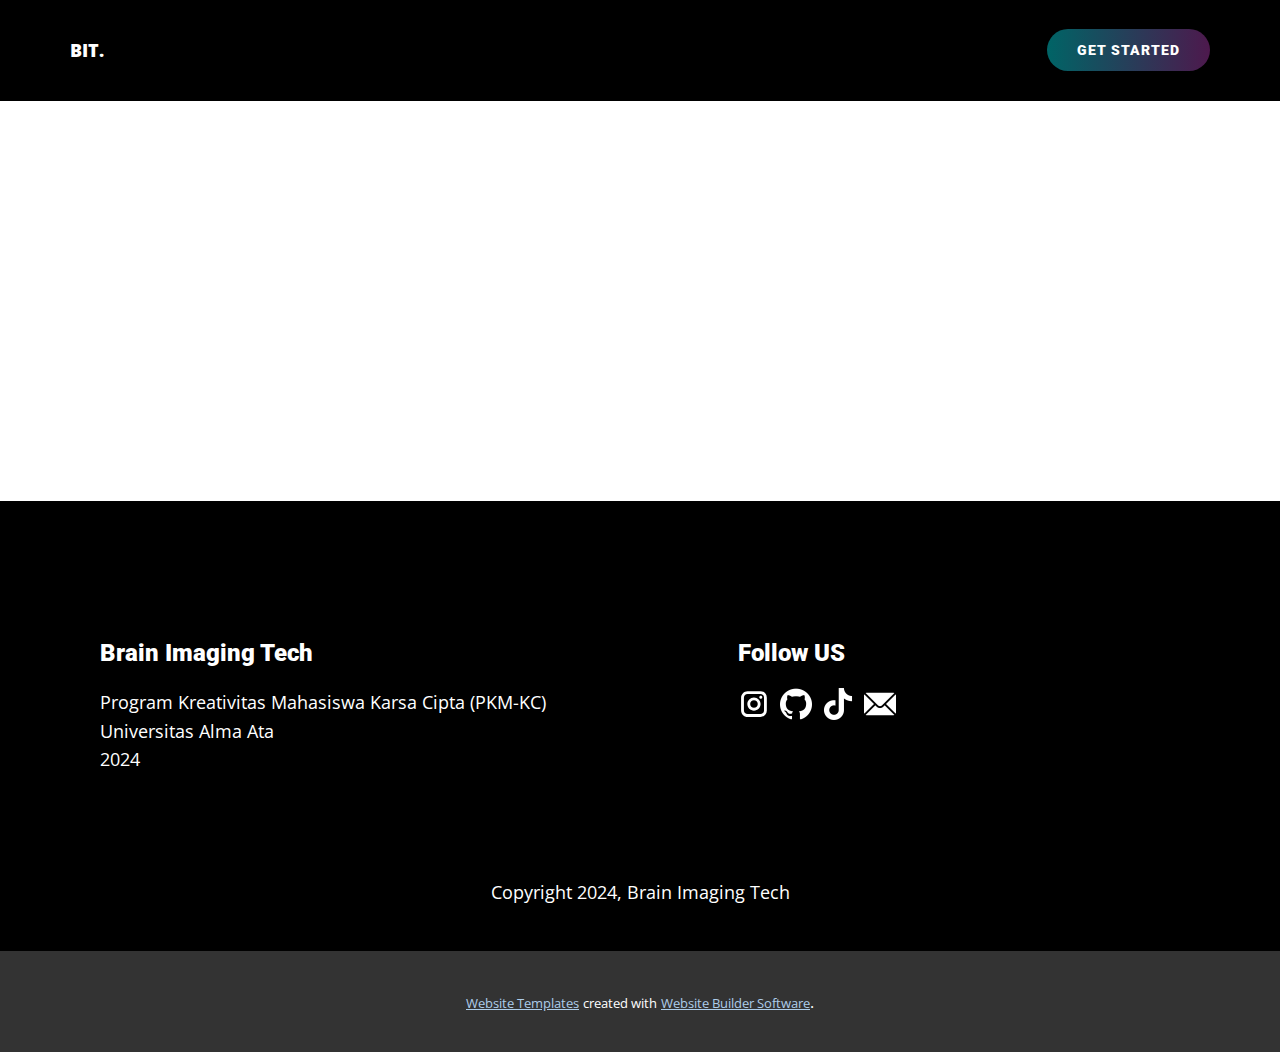
<file: About.html>
<!DOCTYPE html>
<html style="font-size: 16px;" lang="en"><head>
    <meta name="viewport" content="width=device-width, initial-scale=1.0">
    <meta charset="utf-8">
    <meta name="keywords" content="">
    <meta name="description" content="">
    <title>About</title>
    <link rel="stylesheet" href="nicepage.css" media="screen">
<link rel="stylesheet" href="About.css" media="screen">
    <script class="u-script" type="text/javascript" src="jquery.js" defer=""></script>
    <script class="u-script" type="text/javascript" src="nicepage.js" defer=""></script>
    <meta name="generator" content="Nicepage 5.21.10, nicepage.com">
    <link id="u-theme-google-font" rel="stylesheet" href="https://fonts.googleapis.com/css?family=Roboto:100,100i,300,300i,400,400i,500,500i,700,700i,900,900i|Open+Sans:300,300i,400,400i,500,500i,600,600i,700,700i,800,800i">
    
    
    
    <script type="application/ld+json">{
		"@context": "http://schema.org",
		"@type": "Organization",
		"name": "",
		"sameAs": [
				"https://instagram.com/brainimagingtech",
				"https://github.com/brainimagingtech",
				"https://www.tiktok.com/@brainimagingtech",
				"mailto:brainimagingtech@gmail.com"
		]
}</script>
    <meta name="theme-color" content="#478ac9">
    <meta property="og:title" content="About">
    <meta property="og:type" content="website">
  <meta data-intl-tel-input-cdn-path="intlTelInput/"></head>
  <body data-path-to-root="./" data-include-products="false" class="u-body u-xl-mode" data-lang="en"><header class="u-black u-clearfix u-header u-sticky u-sticky-4420 u-header" id="sec-0a7e"><div class="u-clearfix u-sheet u-sheet-1">
        <p class="u-text u-text-default u-text-white u-text-1">BIT.</p>
        <a href="Home.html#sec-9538" class="u-border-none u-btn u-btn-round u-button-style u-custom-font u-gradient u-heading-font u-hover-palette-1-light-1 u-none u-radius-50 u-text-white u-btn-1">Get Started</a>
      </div></header>
    <section class="u-clearfix u-section-1" id="sec-7ccc">
      <div class="u-clearfix u-sheet u-sheet-1"></div>
    </section>
    
    
    
    <footer class="u-align-center u-black u-clearfix u-footer u-footer" id="sec-d5e4"><div class="u-clearfix u-sheet u-sheet-1">
        <div class="data-layout-selected u-clearfix u-expanded-width u-layout-wrap u-layout-wrap-1">
          <div class="u-gutter-0 u-layout">
            <div class="u-layout-row">
              <div class="u-container-style u-layout-cell u-size-30 u-layout-cell-1">
                <div class="u-container-layout u-container-layout-1">
                  <h4 class="u-text u-text-default u-text-1">Brain Imaging Tech</h4>
                  <p class="u-text u-text-default u-text-2">Program Kreativitas Mahasiswa Karsa Cipta (PKM-KC)<br>Universitas Alma Ata<br>2024
                  </p>
                </div>
              </div>
              <div class="u-container-style u-layout-cell u-size-30 u-layout-cell-2">
                <div class="u-container-layout u-valign-top u-container-layout-2">
                  <h4 class="u-text u-text-default u-text-3">Follow US</h4>
                  <div class="u-social-icons u-spacing-10 u-social-icons-1">
                    <a class="u-social-url" title="instagram" target="_blank" href="https://instagram.com/brainimagingtech"><span class="u-icon u-social-icon u-social-instagram u-text-white u-icon-1"><svg class="u-svg-link" preserveAspectRatio="xMidYMin slice" viewBox="0 0 112 112" style=""><use xmlns:xlink="http://www.w3.org/1999/xlink" xlink:href="#svg-a0c1"></use></svg><svg class="u-svg-content" viewBox="0 0 112 112" x="0" y="0" id="svg-a0c1"><path fill="currentColor" d="M55.9,32.9c-12.8,0-23.2,10.4-23.2,23.2s10.4,23.2,23.2,23.2s23.2-10.4,23.2-23.2S68.7,32.9,55.9,32.9z
	 M55.9,69.4c-7.4,0-13.3-6-13.3-13.3c-0.1-7.4,6-13.3,13.3-13.3s13.3,6,13.3,13.3C69.3,63.5,63.3,69.4,55.9,69.4z"></path><path fill="#FFFFFF" d="M79.7,26.8c-3,0-5.4,2.5-5.4,5.4s2.5,5.4,5.4,5.4c3,0,5.4-2.5,5.4-5.4S82.7,26.8,79.7,26.8z"></path><path fill="currentColor" d="M78.2,11H33.5C21,11,10.8,21.3,10.8,33.7v44.7c0,12.6,10.2,22.8,22.7,22.8h44.7c12.6,0,22.7-10.2,22.7-22.7
	V33.7C100.8,21.1,90.6,11,78.2,11z M91,78.4c0,7.1-5.8,12.8-12.8,12.8H33.5c-7.1,0-12.8-5.8-12.8-12.8V33.7
	c0-7.1,5.8-12.8,12.8-12.8h44.7c7.1,0,12.8,5.8,12.8,12.8V78.4z"></path></svg></span>
                    </a>
                    <a class="u-social-url" target="_blank" data-type="Github" title="Github" href="https://github.com/brainimagingtech"><span class="u-file-icon u-icon u-social-github u-social-icon u-text-white u-icon-2"><img src="images/2111432-a423d69f.png" alt=""></span>
                    </a>
                    <a class="u-social-url" target="_blank" data-type="Custom" title="TikTok" href="https://www.tiktok.com/@brainimagingtech"><span class="u-file-icon u-icon u-social-custom u-social-icon u-text-white u-icon-3"><img src="images/3046120-157fab8c.png" alt=""></span>
                    </a>
                    <a class="u-social-url" target="_blank" data-type="Custom" title="Email" href="mailto:brainimagingtech@gmail.com"><span class="u-file-icon u-icon u-social-custom u-social-icon u-text-white u-icon-4"><img src="images/646135-46d59642.png" alt=""></span>
                    </a>
                  </div>
                </div>
              </div>
            </div>
          </div>
        </div>
        <p class="u-align-center u-text u-text-default u-text-4">Copyright 2024, Brain Imaging Tech</p>
      </div></footer>
    <section class="u-backlink u-clearfix u-grey-80">
      <a class="u-link" href="https://nicepage.com/website-templates" target="_blank">
        <span>Website Templates</span>
      </a>
      <p class="u-text">
        <span>created with</span>
      </p>
      <a class="u-link" href="" target="_blank">
        <span>Website Builder Software</span>
      </a>. 
    </section>
  
</body></html>
</file>
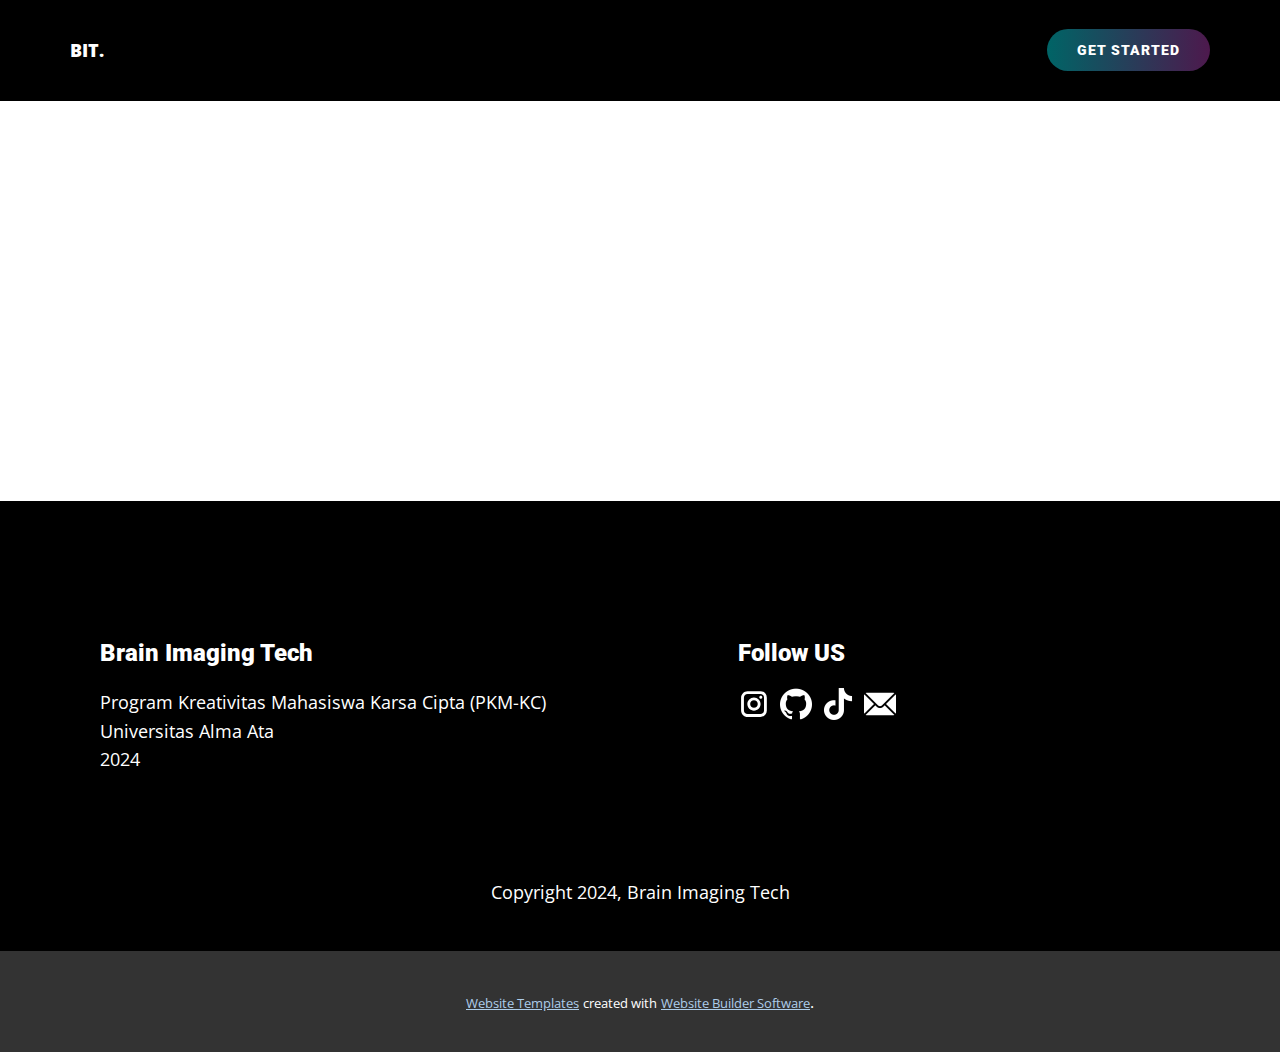
<file: Contact.html>
<!DOCTYPE html>
<html style="font-size: 16px;" lang="en"><head>
    <meta name="viewport" content="width=device-width, initial-scale=1.0">
    <meta charset="utf-8">
    <meta name="keywords" content="">
    <meta name="description" content="">
    <title>Contact</title>
    <link rel="stylesheet" href="nicepage.css" media="screen">
<link rel="stylesheet" href="Contact.css" media="screen">
    <script class="u-script" type="text/javascript" src="jquery.js" defer=""></script>
    <script class="u-script" type="text/javascript" src="nicepage.js" defer=""></script>
    <meta name="generator" content="Nicepage 5.21.10, nicepage.com">
    <link id="u-theme-google-font" rel="stylesheet" href="https://fonts.googleapis.com/css?family=Roboto:100,100i,300,300i,400,400i,500,500i,700,700i,900,900i|Open+Sans:300,300i,400,400i,500,500i,600,600i,700,700i,800,800i">
    
    
    
    <script type="application/ld+json">{
		"@context": "http://schema.org",
		"@type": "Organization",
		"name": "",
		"sameAs": [
				"https://instagram.com/brainimagingtech",
				"https://github.com/brainimagingtech",
				"https://www.tiktok.com/@brainimagingtech",
				"mailto:brainimagingtech@gmail.com"
		]
}</script>
    <meta name="theme-color" content="#478ac9">
    <meta property="og:title" content="Contact">
    <meta property="og:type" content="website">
  <meta data-intl-tel-input-cdn-path="intlTelInput/"></head>
  <body data-path-to-root="./" data-include-products="false" class="u-body u-xl-mode" data-lang="en"><header class="u-black u-clearfix u-header u-sticky u-sticky-4420 u-header" id="sec-0a7e"><div class="u-clearfix u-sheet u-sheet-1">
        <p class="u-text u-text-default u-text-white u-text-1">BIT.</p>
        <a href="Home.html#sec-9538" class="u-border-none u-btn u-btn-round u-button-style u-custom-font u-gradient u-heading-font u-hover-palette-1-light-1 u-none u-radius-50 u-text-white u-btn-1">Get Started</a>
      </div></header>
    <section class="u-clearfix u-section-1" id="sec-6889">
      <div class="u-clearfix u-sheet u-sheet-1"></div>
    </section>
    
    
    
    <footer class="u-align-center u-black u-clearfix u-footer u-footer" id="sec-d5e4"><div class="u-clearfix u-sheet u-sheet-1">
        <div class="data-layout-selected u-clearfix u-expanded-width u-layout-wrap u-layout-wrap-1">
          <div class="u-gutter-0 u-layout">
            <div class="u-layout-row">
              <div class="u-container-style u-layout-cell u-size-30 u-layout-cell-1">
                <div class="u-container-layout u-container-layout-1">
                  <h4 class="u-text u-text-default u-text-1">Brain Imaging Tech</h4>
                  <p class="u-text u-text-default u-text-2">Program Kreativitas Mahasiswa Karsa Cipta (PKM-KC)<br>Universitas Alma Ata<br>2024
                  </p>
                </div>
              </div>
              <div class="u-container-style u-layout-cell u-size-30 u-layout-cell-2">
                <div class="u-container-layout u-valign-top u-container-layout-2">
                  <h4 class="u-text u-text-default u-text-3">Follow US</h4>
                  <div class="u-social-icons u-spacing-10 u-social-icons-1">
                    <a class="u-social-url" title="instagram" target="_blank" href="https://instagram.com/brainimagingtech"><span class="u-icon u-social-icon u-social-instagram u-text-white u-icon-1"><svg class="u-svg-link" preserveAspectRatio="xMidYMin slice" viewBox="0 0 112 112" style=""><use xmlns:xlink="http://www.w3.org/1999/xlink" xlink:href="#svg-a0c1"></use></svg><svg class="u-svg-content" viewBox="0 0 112 112" x="0" y="0" id="svg-a0c1"><path fill="currentColor" d="M55.9,32.9c-12.8,0-23.2,10.4-23.2,23.2s10.4,23.2,23.2,23.2s23.2-10.4,23.2-23.2S68.7,32.9,55.9,32.9z
	 M55.9,69.4c-7.4,0-13.3-6-13.3-13.3c-0.1-7.4,6-13.3,13.3-13.3s13.3,6,13.3,13.3C69.3,63.5,63.3,69.4,55.9,69.4z"></path><path fill="#FFFFFF" d="M79.7,26.8c-3,0-5.4,2.5-5.4,5.4s2.5,5.4,5.4,5.4c3,0,5.4-2.5,5.4-5.4S82.7,26.8,79.7,26.8z"></path><path fill="currentColor" d="M78.2,11H33.5C21,11,10.8,21.3,10.8,33.7v44.7c0,12.6,10.2,22.8,22.7,22.8h44.7c12.6,0,22.7-10.2,22.7-22.7
	V33.7C100.8,21.1,90.6,11,78.2,11z M91,78.4c0,7.1-5.8,12.8-12.8,12.8H33.5c-7.1,0-12.8-5.8-12.8-12.8V33.7
	c0-7.1,5.8-12.8,12.8-12.8h44.7c7.1,0,12.8,5.8,12.8,12.8V78.4z"></path></svg></span>
                    </a>
                    <a class="u-social-url" target="_blank" data-type="Github" title="Github" href="https://github.com/brainimagingtech"><span class="u-file-icon u-icon u-social-github u-social-icon u-text-white u-icon-2"><img src="images/2111432-a423d69f.png" alt=""></span>
                    </a>
                    <a class="u-social-url" target="_blank" data-type="Custom" title="TikTok" href="https://www.tiktok.com/@brainimagingtech"><span class="u-file-icon u-icon u-social-custom u-social-icon u-text-white u-icon-3"><img src="images/3046120-157fab8c.png" alt=""></span>
                    </a>
                    <a class="u-social-url" target="_blank" data-type="Custom" title="Email" href="mailto:brainimagingtech@gmail.com"><span class="u-file-icon u-icon u-social-custom u-social-icon u-text-white u-icon-4"><img src="images/646135-46d59642.png" alt=""></span>
                    </a>
                  </div>
                </div>
              </div>
            </div>
          </div>
        </div>
        <p class="u-align-center u-text u-text-default u-text-4">Copyright 2024, Brain Imaging Tech</p>
      </div></footer>
    <section class="u-backlink u-clearfix u-grey-80">
      <a class="u-link" href="https://nicepage.com/website-templates" target="_blank">
        <span>Website Templates</span>
      </a>
      <p class="u-text">
        <span>created with</span>
      </p>
      <a class="u-link" href="" target="_blank">
        <span>Website Builder Software</span>
      </a>. 
    </section>
  
</body></html>
</file>
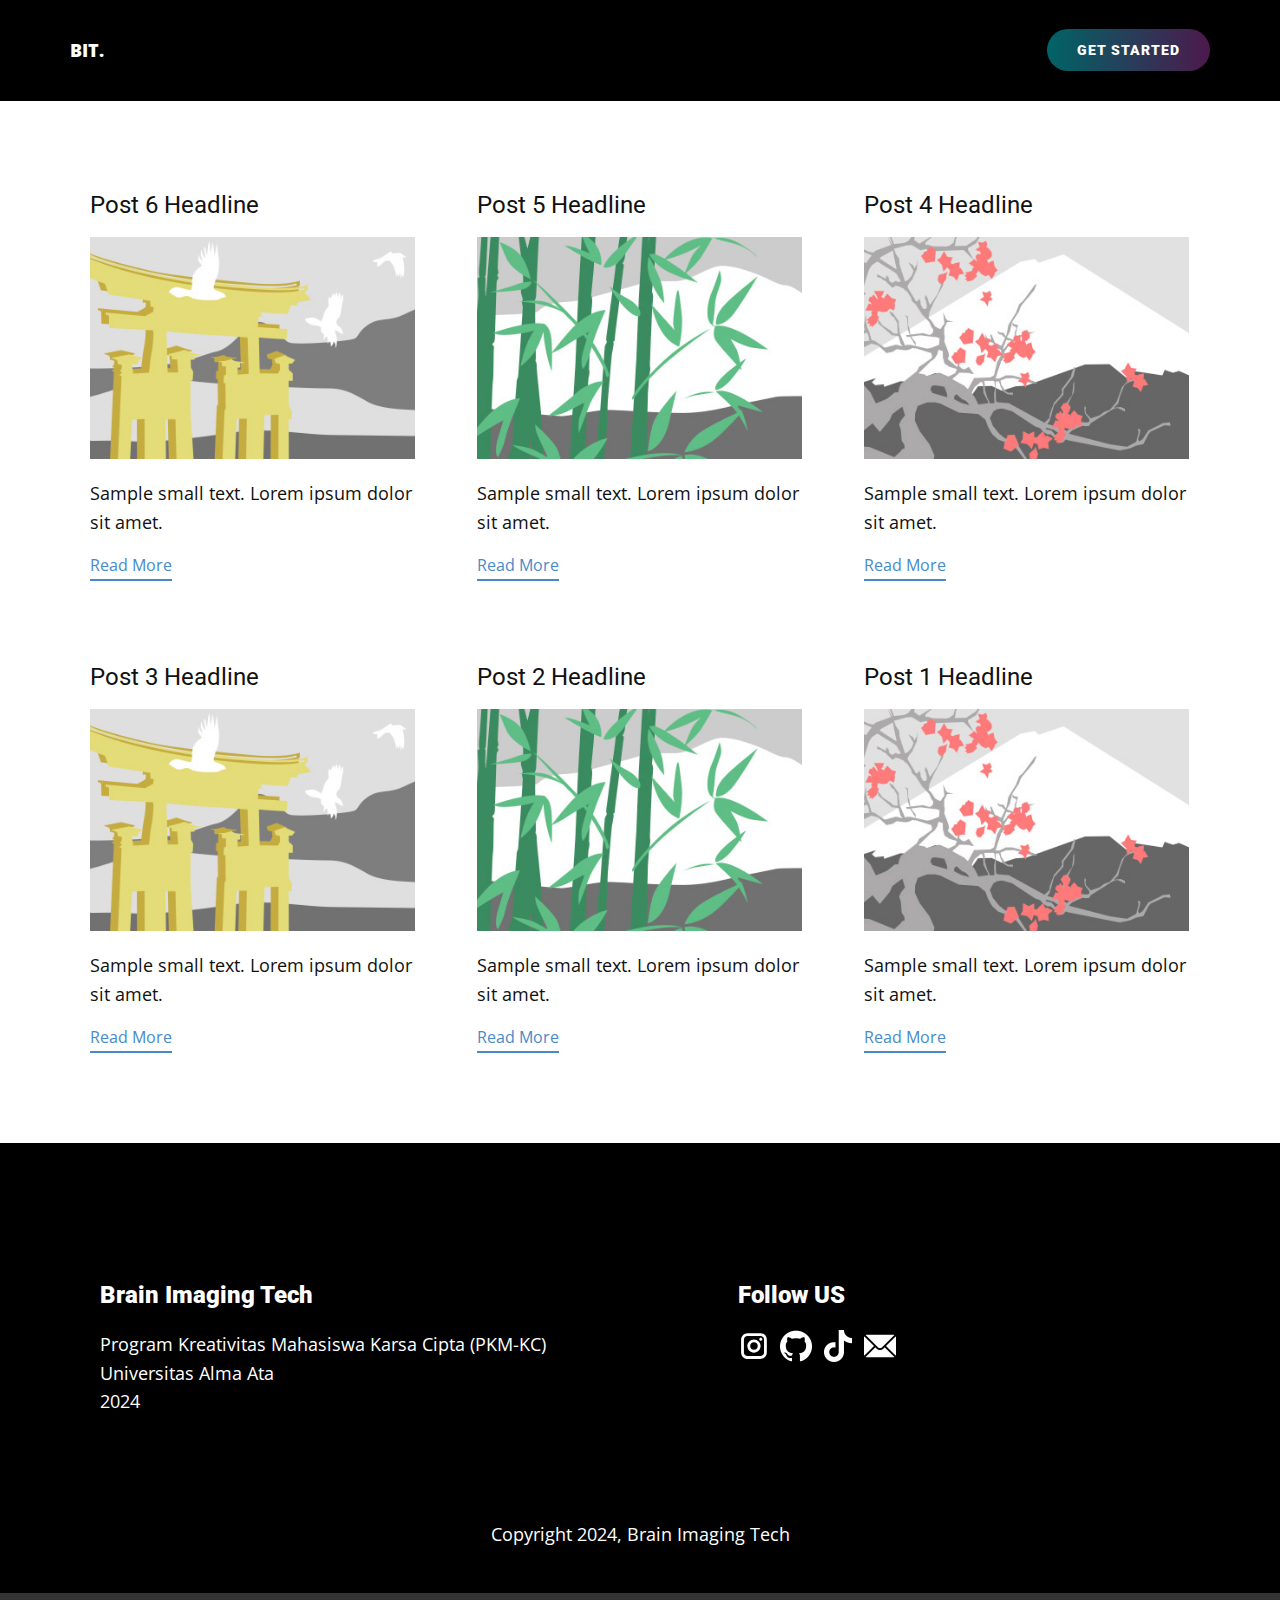
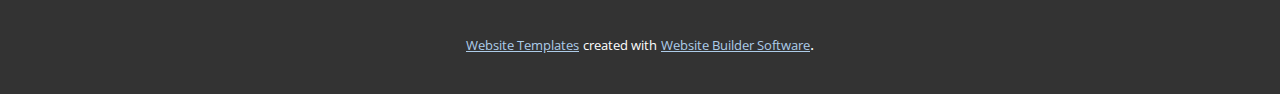
<file: blog/blog.html>
<!DOCTYPE html>
<html style="font-size: 16px;" lang="en"><head>
    <meta name="viewport" content="width=device-width, initial-scale=1.0">
    <meta charset="utf-8">
    <meta name="keywords" content="">
    <meta name="description" content="">
    <title>Blog</title>
    <link rel="stylesheet" href="../nicepage.css" media="screen">
<link rel="stylesheet" href="../Blog-Template.css" media="screen">
    <script class="u-script" type="text/javascript" src="../jquery.js" defer=""></script>
    <script class="u-script" type="text/javascript" src="../nicepage.js" defer=""></script>
    <meta name="generator" content="Nicepage 5.21.10, nicepage.com">
    <link id="u-theme-google-font" rel="stylesheet" href="https://fonts.googleapis.com/css?family=Roboto:100,100i,300,300i,400,400i,500,500i,700,700i,900,900i|Open+Sans:300,300i,400,400i,500,500i,600,600i,700,700i,800,800i">
    
    
    
    <script type="application/ld+json">{
		"@context": "http://schema.org",
		"@type": "Organization",
		"name": "PKM Landing",
		"sameAs": [
				"https://instagram.com/brainimagingtech",
				"https://github.com/brainimagingtech",
				"https://www.tiktok.com/@brainimagingtech",
				"mailto:brainimagingtech@gmail.com"
		]
}</script>
    <meta name="theme-color" content="#478ac9">
  <meta data-intl-tel-input-cdn-path="intlTelInput/"></head>
  <body data-path-to-root="./" data-include-products="false" class="u-body u-xl-mode" data-lang="en"><header class="u-black u-clearfix u-header u-sticky u-sticky-4420 u-header" id="sec-0a7e"><div class="u-clearfix u-sheet u-sheet-1">
        <p class="u-text u-text-default u-text-white u-text-1">BIT.</p>
        <a href="../Home.html#sec-a4af" class="u-border-none u-btn u-btn-round u-button-style u-custom-font u-gradient u-heading-font u-hover-palette-1-light-1 u-none u-radius-50 u-text-white u-btn-1">Get Started</a>
      </div></header>
    <section class="u-clearfix u-section-1" id="sec-9d20">
      <div class="u-clearfix u-sheet u-valign-middle u-sheet-1"><!--blog--><!--blog_options_json--><!--{"type":"Recent","source":"","tags":"","count":""}--><!--/blog_options_json-->
        <div class="u-blog u-expanded-width u-repeater u-repeater-1"><!--blog_post-->
          <div class="u-blog-post u-container-style u-repeater-item u-white u-repeater-item-1">
            <div class="u-container-layout u-similar-container u-valign-top u-container-layout-1"><!--blog_post_header-->
              <h4 class="u-blog-control u-text u-text-1">
                <a class="u-post-header-link" href="../blog/post-5.html">Post 6 Headline</a>
              </h4><!--/blog_post_header--><!--blog_post_image-->
              <a class="u-post-header-link" href="../blog/post-5.html"><img alt="" class="u-blog-control u-expanded-width u-image u-image-default u-image-1" src="../images/8ad73f3c.jpeg"></a><!--/blog_post_image--><!--blog_post_content-->
              <div class="u-blog-control u-post-content u-text u-text-2 fr-view">Sample small text. Lorem ipsum dolor sit amet.</div><!--/blog_post_content--><!--blog_post_readmore-->
              <a href="../blog/post-5.html" class="u-blog-control u-border-2 u-border-palette-1-base u-btn u-btn-rectangle u-button-style u-none u-btn-1"><!--blog_post_readmore_content--><!--options_json--><!--{"content":"","defaultValue":"Read More"}--><!--/options_json-->Read More<!--/blog_post_readmore_content--></a><!--/blog_post_readmore-->
            </div>
          </div><div class="u-blog-post u-container-style u-repeater-item u-video-cover u-white">
            <div class="u-container-layout u-similar-container u-valign-top u-container-layout-2"><!--blog_post_header-->
              <h4 class="u-blog-control u-text u-text-3">
                <a class="u-post-header-link" href="../blog/post-4.html">Post 5 Headline</a>
              </h4><!--/blog_post_header--><!--blog_post_image-->
              <a class="u-post-header-link" href="../blog/post-4.html"><img alt="" class="u-blog-control u-expanded-width u-image u-image-default u-image-2" src="../images/68f64b9d.jpeg"></a><!--/blog_post_image--><!--blog_post_content-->
              <div class="u-blog-control u-post-content u-text u-text-4 fr-view">Sample small text. Lorem ipsum dolor sit amet.</div><!--/blog_post_content--><!--blog_post_readmore-->
              <a href="../blog/post-4.html" class="u-blog-control u-border-2 u-border-palette-1-base u-btn u-btn-rectangle u-button-style u-none u-btn-2"><!--blog_post_readmore_content--><!--options_json--><!--{"content":"","defaultValue":"Read More"}--><!--/options_json-->Read More<!--/blog_post_readmore_content--></a><!--/blog_post_readmore-->
            </div>
          </div><div class="u-blog-post u-container-style u-repeater-item u-video-cover u-white">
            <div class="u-container-layout u-similar-container u-valign-top u-container-layout-3"><!--blog_post_header-->
              <h4 class="u-blog-control u-text u-text-5">
                <a class="u-post-header-link" href="../blog/post-3.html">Post 4 Headline</a>
              </h4><!--/blog_post_header--><!--blog_post_image-->
              <a class="u-post-header-link" href="../blog/post-3.html"><img alt="" class="u-blog-control u-expanded-width u-image u-image-default u-image-3" src="../images/0fd3416c.jpeg"></a><!--/blog_post_image--><!--blog_post_content-->
              <div class="u-blog-control u-post-content u-text u-text-6 fr-view">Sample small text. Lorem ipsum dolor sit amet.</div><!--/blog_post_content--><!--blog_post_readmore-->
              <a href="../blog/post-3.html" class="u-blog-control u-border-2 u-border-palette-1-base u-btn u-btn-rectangle u-button-style u-none u-btn-3"><!--blog_post_readmore_content--><!--options_json--><!--{"content":"","defaultValue":"Read More"}--><!--/options_json-->Read More<!--/blog_post_readmore_content--></a><!--/blog_post_readmore-->
            </div>
          </div><div class="u-blog-post u-container-style u-repeater-item u-white u-repeater-item-1">
            <div class="u-container-layout u-similar-container u-valign-top u-container-layout-1"><!--blog_post_header-->
              <h4 class="u-blog-control u-text u-text-1">
                <a class="u-post-header-link" href="../blog/post-2.html">Post 3 Headline</a>
              </h4><!--/blog_post_header--><!--blog_post_image-->
              <a class="u-post-header-link" href="../blog/post-2.html"><img alt="" class="u-blog-control u-expanded-width u-image u-image-default u-image-1" src="../images/8ad73f3c.jpeg"></a><!--/blog_post_image--><!--blog_post_content-->
              <div class="u-blog-control u-post-content u-text u-text-2 fr-view">Sample small text. Lorem ipsum dolor sit amet.</div><!--/blog_post_content--><!--blog_post_readmore-->
              <a href="../blog/post-2.html" class="u-blog-control u-border-2 u-border-palette-1-base u-btn u-btn-rectangle u-button-style u-none u-btn-1"><!--blog_post_readmore_content--><!--options_json--><!--{"content":"","defaultValue":"Read More"}--><!--/options_json-->Read More<!--/blog_post_readmore_content--></a><!--/blog_post_readmore-->
            </div>
          </div><div class="u-blog-post u-container-style u-repeater-item u-video-cover u-white">
            <div class="u-container-layout u-similar-container u-valign-top u-container-layout-2"><!--blog_post_header-->
              <h4 class="u-blog-control u-text u-text-3">
                <a class="u-post-header-link" href="../blog/post-1.html">Post 2 Headline</a>
              </h4><!--/blog_post_header--><!--blog_post_image-->
              <a class="u-post-header-link" href="../blog/post-1.html"><img alt="" class="u-blog-control u-expanded-width u-image u-image-default u-image-2" src="../images/68f64b9d.jpeg"></a><!--/blog_post_image--><!--blog_post_content-->
              <div class="u-blog-control u-post-content u-text u-text-4 fr-view">Sample small text. Lorem ipsum dolor sit amet.</div><!--/blog_post_content--><!--blog_post_readmore-->
              <a href="../blog/post-1.html" class="u-blog-control u-border-2 u-border-palette-1-base u-btn u-btn-rectangle u-button-style u-none u-btn-2"><!--blog_post_readmore_content--><!--options_json--><!--{"content":"","defaultValue":"Read More"}--><!--/options_json-->Read More<!--/blog_post_readmore_content--></a><!--/blog_post_readmore-->
            </div>
          </div><div class="u-blog-post u-container-style u-repeater-item u-video-cover u-white">
            <div class="u-container-layout u-similar-container u-valign-top u-container-layout-3"><!--blog_post_header-->
              <h4 class="u-blog-control u-text u-text-5">
                <a class="u-post-header-link" href="../blog/post.html">Post 1 Headline</a>
              </h4><!--/blog_post_header--><!--blog_post_image-->
              <a class="u-post-header-link" href="../blog/post.html"><img alt="" class="u-blog-control u-expanded-width u-image u-image-default u-image-3" src="../images/0fd3416c.jpeg"></a><!--/blog_post_image--><!--blog_post_content-->
              <div class="u-blog-control u-post-content u-text u-text-6 fr-view">Sample small text. Lorem ipsum dolor sit amet.</div><!--/blog_post_content--><!--blog_post_readmore-->
              <a href="../blog/post.html" class="u-blog-control u-border-2 u-border-palette-1-base u-btn u-btn-rectangle u-button-style u-none u-btn-3"><!--blog_post_readmore_content--><!--options_json--><!--{"content":"","defaultValue":"Read More"}--><!--/options_json-->Read More<!--/blog_post_readmore_content--></a><!--/blog_post_readmore-->
            </div>
          </div><!--/blog_post--><!--blog_post-->
          <!--/blog_post--><!--blog_post-->
          <!--/blog_post-->
        </div><!--/blog-->
      </div>
    </section>
    
    
    
    <footer class="u-align-center u-black u-clearfix u-footer u-footer" id="sec-d5e4"><div class="u-clearfix u-sheet u-sheet-1">
        <div class="data-layout-selected u-clearfix u-expanded-width u-layout-wrap u-layout-wrap-1">
          <div class="u-gutter-0 u-layout">
            <div class="u-layout-row">
              <div class="u-container-style u-layout-cell u-size-30 u-layout-cell-1">
                <div class="u-container-layout u-container-layout-1">
                  <h4 class="u-text u-text-default u-text-1">Brain Imaging Tech</h4>
                  <p class="u-text u-text-default u-text-2">Program Kreativitas Mahasiswa Karsa Cipta (PKM-KC)<br>Universitas Alma Ata<br>2024
                  </p>
                </div>
              </div>
              <div class="u-container-style u-layout-cell u-size-30 u-layout-cell-2">
                <div class="u-container-layout u-valign-top u-container-layout-2">
                  <h4 class="u-text u-text-default u-text-3">Follow US</h4>
                  <div class="u-social-icons u-spacing-10 u-social-icons-1">
                    <a class="u-social-url" title="instagram" target="_blank" href="https://instagram.com/brainimagingtech"><span class="u-icon u-social-icon u-social-instagram u-text-white u-icon-1"><svg class="u-svg-link" preserveAspectRatio="xMidYMin slice" viewBox="0 0 112 112" style=""><use xmlns:xlink="http://www.w3.org/1999/xlink" xlink:href="#svg-a0c1"></use></svg><svg class="u-svg-content" viewBox="0 0 112 112" x="0" y="0" id="svg-a0c1"><path fill="currentColor" d="M55.9,32.9c-12.8,0-23.2,10.4-23.2,23.2s10.4,23.2,23.2,23.2s23.2-10.4,23.2-23.2S68.7,32.9,55.9,32.9z
	 M55.9,69.4c-7.4,0-13.3-6-13.3-13.3c-0.1-7.4,6-13.3,13.3-13.3s13.3,6,13.3,13.3C69.3,63.5,63.3,69.4,55.9,69.4z"></path><path fill="#FFFFFF" d="M79.7,26.8c-3,0-5.4,2.5-5.4,5.4s2.5,5.4,5.4,5.4c3,0,5.4-2.5,5.4-5.4S82.7,26.8,79.7,26.8z"></path><path fill="currentColor" d="M78.2,11H33.5C21,11,10.8,21.3,10.8,33.7v44.7c0,12.6,10.2,22.8,22.7,22.8h44.7c12.6,0,22.7-10.2,22.7-22.7
	V33.7C100.8,21.1,90.6,11,78.2,11z M91,78.4c0,7.1-5.8,12.8-12.8,12.8H33.5c-7.1,0-12.8-5.8-12.8-12.8V33.7
	c0-7.1,5.8-12.8,12.8-12.8h44.7c7.1,0,12.8,5.8,12.8,12.8V78.4z"></path></svg></span>
                    </a>
                    <a class="u-social-url" target="_blank" data-type="Github" title="Github" href="https://github.com/brainimagingtech"><span class="u-file-icon u-icon u-social-github u-social-icon u-text-white u-icon-2"><img src="../images/2111432-a423d69f.png" alt=""></span>
                    </a>
                    <a class="u-social-url" target="_blank" data-type="Custom" title="TikTok" href="https://www.tiktok.com/@brainimagingtech"><span class="u-file-icon u-icon u-social-custom u-social-icon u-text-white u-icon-3"><img src="../images/3046120-157fab8c.png" alt=""></span>
                    </a>
                    <a class="u-social-url" target="_blank" data-type="Custom" title="Email" href="../mailto:brainimagingtech@gmail.com"><span class="u-file-icon u-icon u-social-custom u-social-icon u-text-white u-icon-4"><img src="../images/646135-46d59642.png" alt=""></span>
                    </a>
                  </div>
                </div>
              </div>
            </div>
          </div>
        </div>
        <p class="u-align-center u-text u-text-default u-text-4">Copyright 2024, Brain Imaging Tech</p>
      </div></footer>
    <section class="u-backlink u-clearfix u-grey-80">
      <a class="u-link" href="https://nicepage.com/website-templates" target="_blank">
        <span>Website Templates</span>
      </a>
      <p class="u-text">
        <span>created with</span>
      </p>
      <a class="u-link" href="" target="_blank">
        <span>Website Builder Software</span>
      </a>. 
    </section>
  
</body></html>
</file>
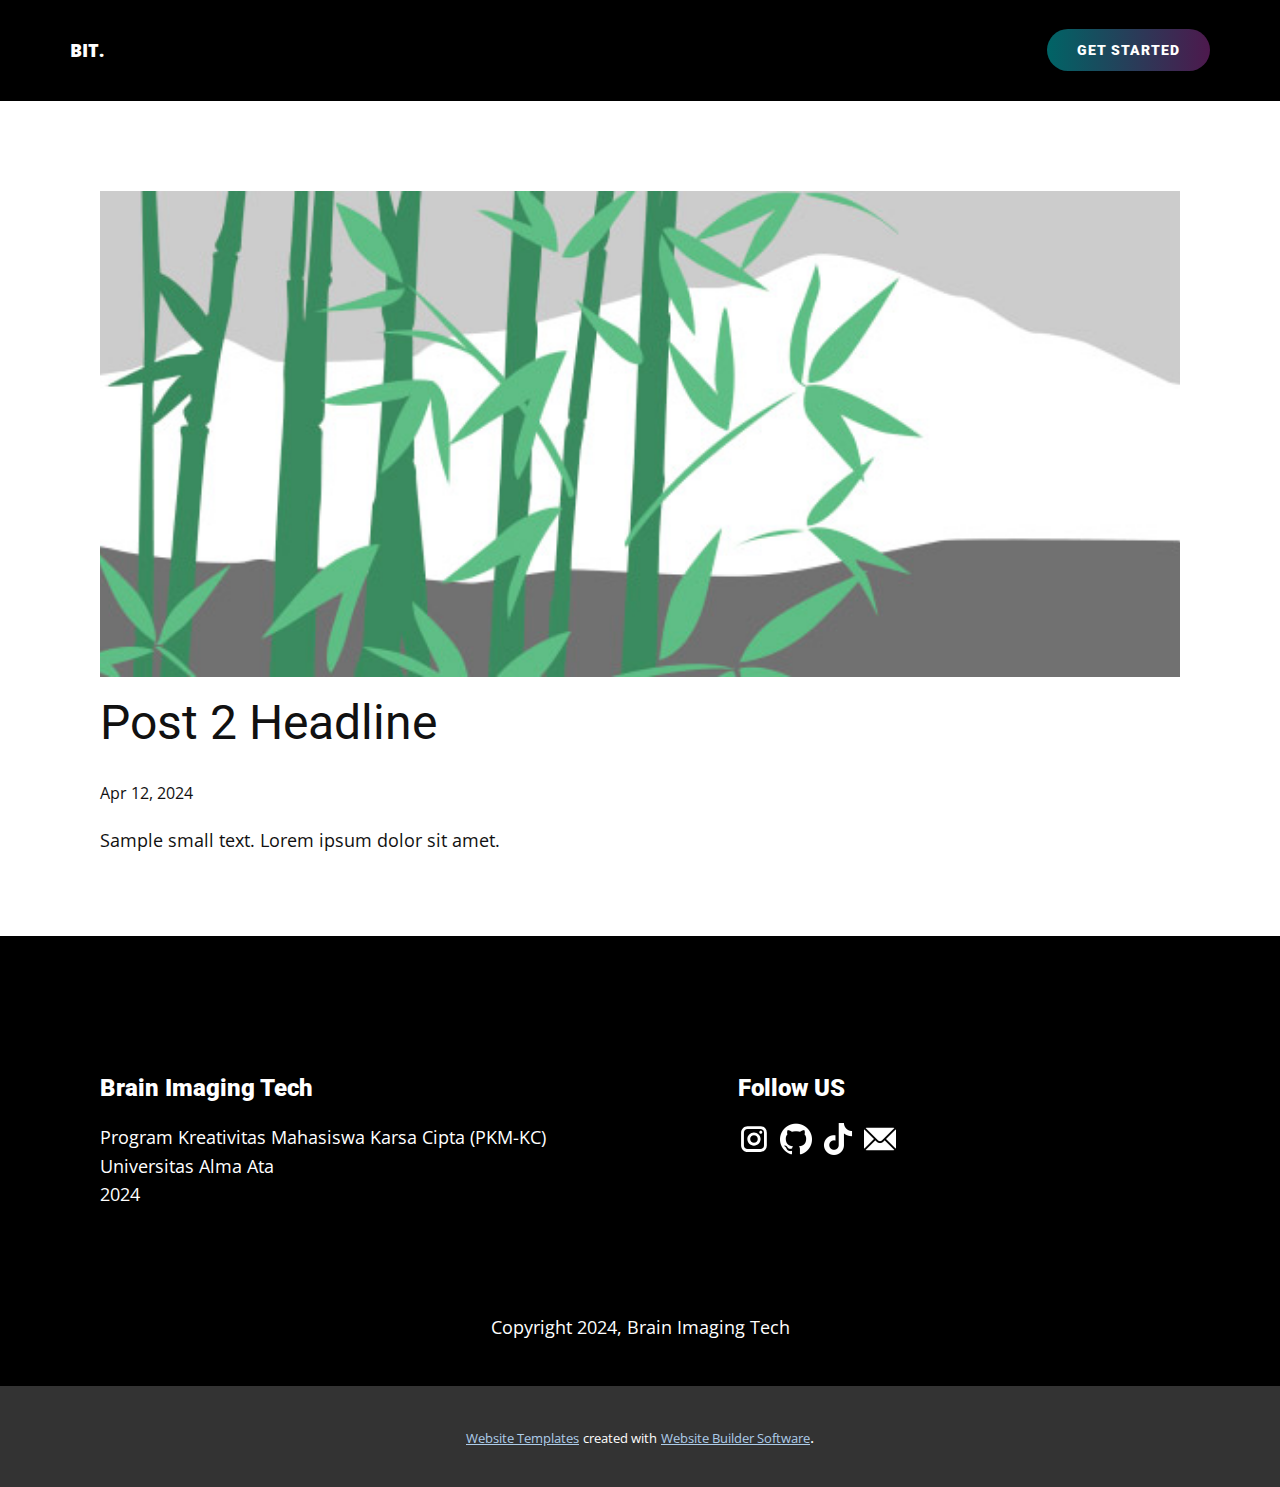
<file: blog/post-1.html>
<!DOCTYPE html>
<html style="font-size: 16px;" lang="en"><head>
    <meta name="viewport" content="width=device-width, initial-scale=1.0">
    <meta charset="utf-8">
    <meta name="keywords" content="Post 1 Headline">
    <meta name="description" content="">
    <title>Post 2 Headline</title>
    <link rel="stylesheet" href="../nicepage.css" media="screen">
<link rel="stylesheet" href="../Post-Template.css" media="screen">
    <script class="u-script" type="text/javascript" src="../jquery.js" defer=""></script>
    <script class="u-script" type="text/javascript" src="../nicepage.js" defer=""></script>
    <meta name="generator" content="Nicepage 5.21.10, nicepage.com">
    <link id="u-theme-google-font" rel="stylesheet" href="https://fonts.googleapis.com/css?family=Roboto:100,100i,300,300i,400,400i,500,500i,700,700i,900,900i|Open+Sans:300,300i,400,400i,500,500i,600,600i,700,700i,800,800i">
    
    
    
    <script type="application/ld+json">{
		"@context": "http://schema.org",
		"@type": "Organization",
		"name": "PKM Landing",
		"sameAs": [
				"https://instagram.com/brainimagingtech",
				"https://github.com/brainimagingtech",
				"https://www.tiktok.com/@brainimagingtech",
				"mailto:brainimagingtech@gmail.com"
		]
}</script>
    <meta name="theme-color" content="#478ac9">
  <meta data-intl-tel-input-cdn-path="intlTelInput/"></head>
  <body data-path-to-root="./" data-include-products="false" class="u-body u-xl-mode" data-lang="en"><header class="u-black u-clearfix u-header u-sticky u-sticky-4420 u-header" id="sec-0a7e"><div class="u-clearfix u-sheet u-sheet-1">
        <p class="u-text u-text-default u-text-white u-text-1">BIT.</p>
        <a href="../Home.html#sec-a4af" class="u-border-none u-btn u-btn-round u-button-style u-custom-font u-gradient u-heading-font u-hover-palette-1-light-1 u-none u-radius-50 u-text-white u-btn-1">Get Started</a>
      </div></header>
    <section class="u-align-center u-clearfix u-section-1" id="sec-3244">
      <div class="u-clearfix u-sheet u-valign-middle-md u-valign-middle-sm u-valign-middle-xs u-sheet-1"><!--post_details--><!--post_details_options_json--><!--{"source":""}--><!--/post_details_options_json--><!--blog_post-->
        <div class="u-container-style u-expanded-width u-post-details u-post-details-1">
          <div class="u-container-layout u-valign-middle u-container-layout-1"><!--blog_post_image-->
            <img alt="" class="u-blog-control u-expanded-width u-image u-image-default u-image-1" src="../images/68f64b9d.jpeg"><!--/blog_post_image--><!--blog_post_header-->
            <h2 class="u-blog-control u-text u-text-1">Post 2 Headline</h2><!--/blog_post_header--><!--blog_post_metadata-->
            <div class="u-blog-control u-metadata u-metadata-1"><!--blog_post_metadata_date-->
              <span class="u-meta-date u-meta-icon">Apr 12, 2024</span><!--/blog_post_metadata_date--><!--blog_post_metadata_category-->
              <!--/blog_post_metadata_category--><!--blog_post_metadata_comments-->
              <!--/blog_post_metadata_comments-->
            </div><!--/blog_post_metadata--><!--blog_post_content-->
            <div class="u-align-justify u-blog-control u-post-content u-text u-text-2 fr-view">
  Sample small text. Lorem ipsum dolor sit amet.
  </div><!--/blog_post_content-->
          </div>
        </div><!--/blog_post--><!--/post_details-->
      </div>
    </section>
    
    
    
    <footer class="u-align-center u-black u-clearfix u-footer u-footer" id="sec-d5e4"><div class="u-clearfix u-sheet u-sheet-1">
        <div class="data-layout-selected u-clearfix u-expanded-width u-layout-wrap u-layout-wrap-1">
          <div class="u-gutter-0 u-layout">
            <div class="u-layout-row">
              <div class="u-container-style u-layout-cell u-size-30 u-layout-cell-1">
                <div class="u-container-layout u-container-layout-1">
                  <h4 class="u-text u-text-default u-text-1">Brain Imaging Tech</h4>
                  <p class="u-text u-text-default u-text-2">Program Kreativitas Mahasiswa Karsa Cipta (PKM-KC)<br>Universitas Alma Ata<br>2024
                  </p>
                </div>
              </div>
              <div class="u-container-style u-layout-cell u-size-30 u-layout-cell-2">
                <div class="u-container-layout u-valign-top u-container-layout-2">
                  <h4 class="u-text u-text-default u-text-3">Follow US</h4>
                  <div class="u-social-icons u-spacing-10 u-social-icons-1">
                    <a class="u-social-url" title="instagram" target="_blank" href="https://instagram.com/brainimagingtech"><span class="u-icon u-social-icon u-social-instagram u-text-white u-icon-1"><svg class="u-svg-link" preserveAspectRatio="xMidYMin slice" viewBox="0 0 112 112" style=""><use xmlns:xlink="http://www.w3.org/1999/xlink" xlink:href="#svg-a0c1"></use></svg><svg class="u-svg-content" viewBox="0 0 112 112" x="0" y="0" id="svg-a0c1"><path fill="currentColor" d="M55.9,32.9c-12.8,0-23.2,10.4-23.2,23.2s10.4,23.2,23.2,23.2s23.2-10.4,23.2-23.2S68.7,32.9,55.9,32.9z
	 M55.9,69.4c-7.4,0-13.3-6-13.3-13.3c-0.1-7.4,6-13.3,13.3-13.3s13.3,6,13.3,13.3C69.3,63.5,63.3,69.4,55.9,69.4z"></path><path fill="#FFFFFF" d="M79.7,26.8c-3,0-5.4,2.5-5.4,5.4s2.5,5.4,5.4,5.4c3,0,5.4-2.5,5.4-5.4S82.7,26.8,79.7,26.8z"></path><path fill="currentColor" d="M78.2,11H33.5C21,11,10.8,21.3,10.8,33.7v44.7c0,12.6,10.2,22.8,22.7,22.8h44.7c12.6,0,22.7-10.2,22.7-22.7
	V33.7C100.8,21.1,90.6,11,78.2,11z M91,78.4c0,7.1-5.8,12.8-12.8,12.8H33.5c-7.1,0-12.8-5.8-12.8-12.8V33.7
	c0-7.1,5.8-12.8,12.8-12.8h44.7c7.1,0,12.8,5.8,12.8,12.8V78.4z"></path></svg></span>
                    </a>
                    <a class="u-social-url" target="_blank" data-type="Github" title="Github" href="https://github.com/brainimagingtech"><span class="u-file-icon u-icon u-social-github u-social-icon u-text-white u-icon-2"><img src="../images/2111432-a423d69f.png" alt=""></span>
                    </a>
                    <a class="u-social-url" target="_blank" data-type="Custom" title="TikTok" href="https://www.tiktok.com/@brainimagingtech"><span class="u-file-icon u-icon u-social-custom u-social-icon u-text-white u-icon-3"><img src="../images/3046120-157fab8c.png" alt=""></span>
                    </a>
                    <a class="u-social-url" target="_blank" data-type="Custom" title="Email" href="../mailto:brainimagingtech@gmail.com"><span class="u-file-icon u-icon u-social-custom u-social-icon u-text-white u-icon-4"><img src="../images/646135-46d59642.png" alt=""></span>
                    </a>
                  </div>
                </div>
              </div>
            </div>
          </div>
        </div>
        <p class="u-align-center u-text u-text-default u-text-4">Copyright 2024, Brain Imaging Tech</p>
      </div></footer>
    <section class="u-backlink u-clearfix u-grey-80">
      <a class="u-link" href="https://nicepage.com/website-templates" target="_blank">
        <span>Website Templates</span>
      </a>
      <p class="u-text">
        <span>created with</span>
      </p>
      <a class="u-link" href="" target="_blank">
        <span>Website Builder Software</span>
      </a>. 
    </section>
  
</body></html>
</file>
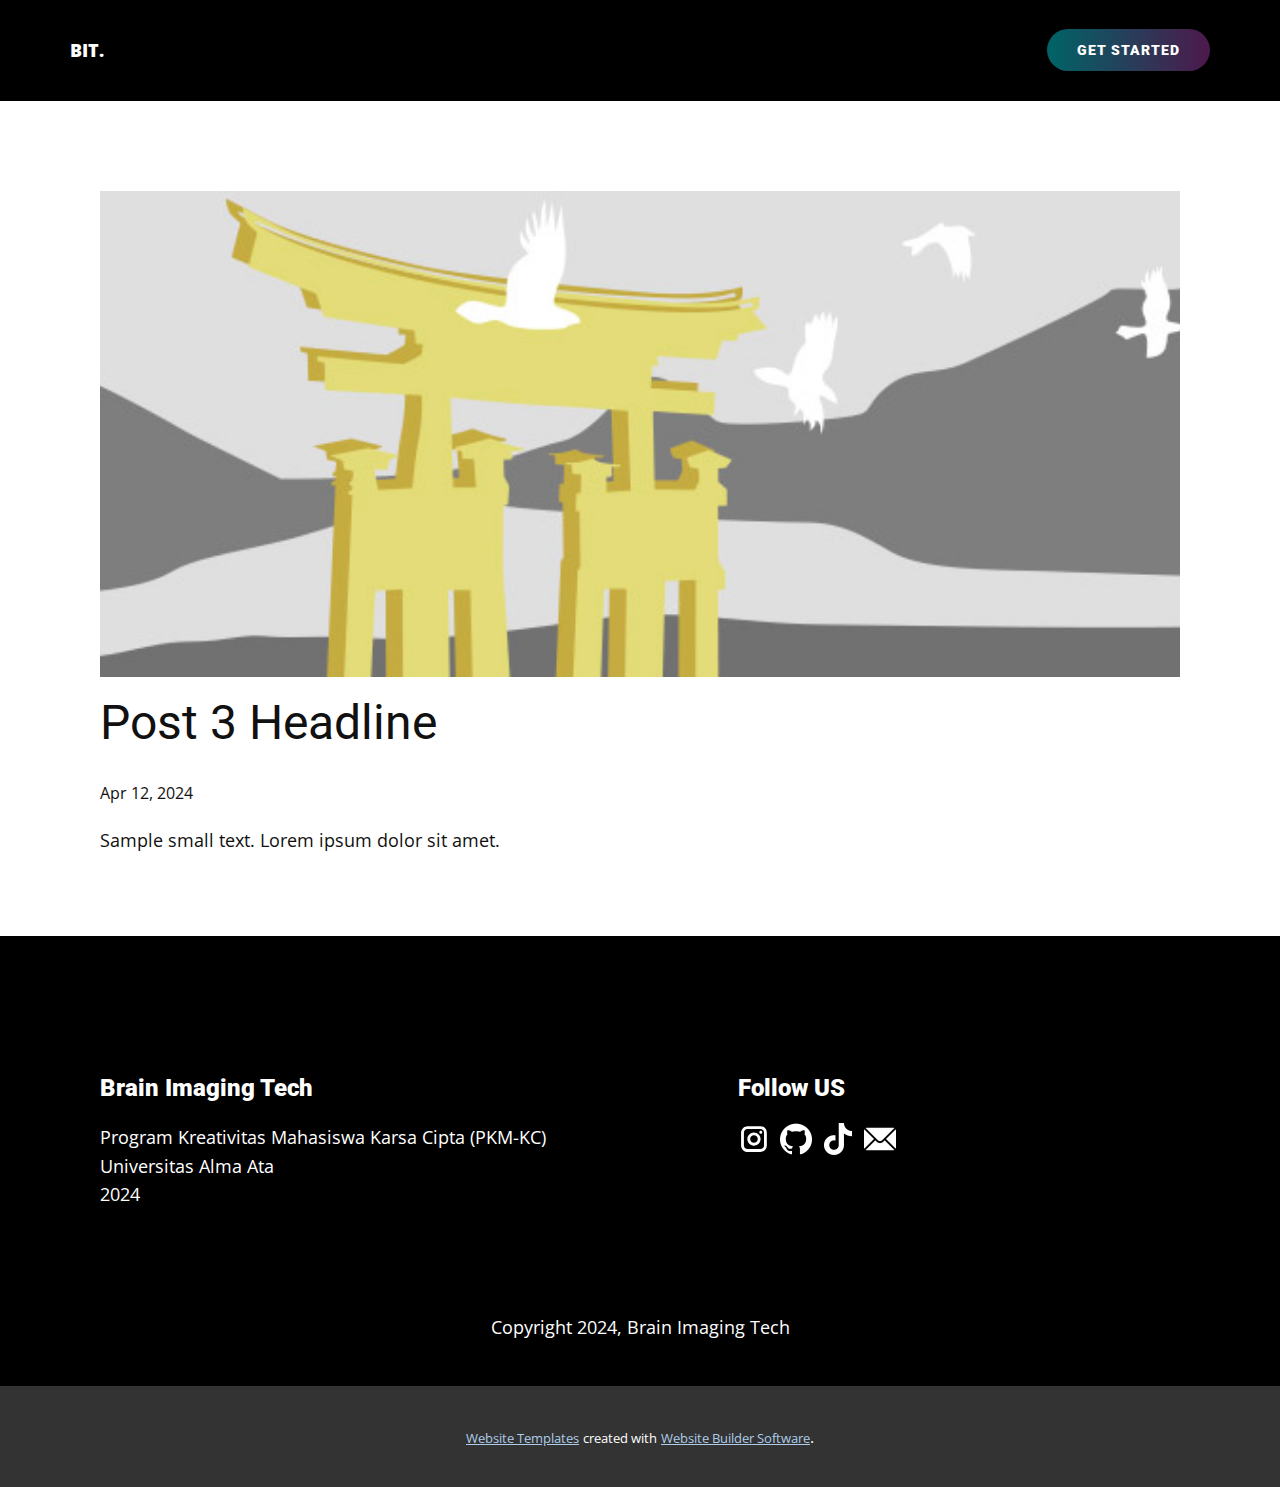
<file: blog/post-2.html>
<!DOCTYPE html>
<html style="font-size: 16px;" lang="en"><head>
    <meta name="viewport" content="width=device-width, initial-scale=1.0">
    <meta charset="utf-8">
    <meta name="keywords" content="Post 1 Headline">
    <meta name="description" content="">
    <title>Post 3 Headline</title>
    <link rel="stylesheet" href="../nicepage.css" media="screen">
<link rel="stylesheet" href="../Post-Template.css" media="screen">
    <script class="u-script" type="text/javascript" src="../jquery.js" defer=""></script>
    <script class="u-script" type="text/javascript" src="../nicepage.js" defer=""></script>
    <meta name="generator" content="Nicepage 5.21.10, nicepage.com">
    <link id="u-theme-google-font" rel="stylesheet" href="https://fonts.googleapis.com/css?family=Roboto:100,100i,300,300i,400,400i,500,500i,700,700i,900,900i|Open+Sans:300,300i,400,400i,500,500i,600,600i,700,700i,800,800i">
    
    
    
    <script type="application/ld+json">{
		"@context": "http://schema.org",
		"@type": "Organization",
		"name": "PKM Landing",
		"sameAs": [
				"https://instagram.com/brainimagingtech",
				"https://github.com/brainimagingtech",
				"https://www.tiktok.com/@brainimagingtech",
				"mailto:brainimagingtech@gmail.com"
		]
}</script>
    <meta name="theme-color" content="#478ac9">
  <meta data-intl-tel-input-cdn-path="intlTelInput/"></head>
  <body data-path-to-root="./" data-include-products="false" class="u-body u-xl-mode" data-lang="en"><header class="u-black u-clearfix u-header u-sticky u-sticky-4420 u-header" id="sec-0a7e"><div class="u-clearfix u-sheet u-sheet-1">
        <p class="u-text u-text-default u-text-white u-text-1">BIT.</p>
        <a href="../Home.html#sec-a4af" class="u-border-none u-btn u-btn-round u-button-style u-custom-font u-gradient u-heading-font u-hover-palette-1-light-1 u-none u-radius-50 u-text-white u-btn-1">Get Started</a>
      </div></header>
    <section class="u-align-center u-clearfix u-section-1" id="sec-3244">
      <div class="u-clearfix u-sheet u-valign-middle-md u-valign-middle-sm u-valign-middle-xs u-sheet-1"><!--post_details--><!--post_details_options_json--><!--{"source":""}--><!--/post_details_options_json--><!--blog_post-->
        <div class="u-container-style u-expanded-width u-post-details u-post-details-1">
          <div class="u-container-layout u-valign-middle u-container-layout-1"><!--blog_post_image-->
            <img alt="" class="u-blog-control u-expanded-width u-image u-image-default u-image-1" src="../images/8ad73f3c.jpeg"><!--/blog_post_image--><!--blog_post_header-->
            <h2 class="u-blog-control u-text u-text-1">Post 3 Headline</h2><!--/blog_post_header--><!--blog_post_metadata-->
            <div class="u-blog-control u-metadata u-metadata-1"><!--blog_post_metadata_date-->
              <span class="u-meta-date u-meta-icon">Apr 12, 2024</span><!--/blog_post_metadata_date--><!--blog_post_metadata_category-->
              <!--/blog_post_metadata_category--><!--blog_post_metadata_comments-->
              <!--/blog_post_metadata_comments-->
            </div><!--/blog_post_metadata--><!--blog_post_content-->
            <div class="u-align-justify u-blog-control u-post-content u-text u-text-2 fr-view">
  Sample small text. Lorem ipsum dolor sit amet.
  </div><!--/blog_post_content-->
          </div>
        </div><!--/blog_post--><!--/post_details-->
      </div>
    </section>
    
    
    
    <footer class="u-align-center u-black u-clearfix u-footer u-footer" id="sec-d5e4"><div class="u-clearfix u-sheet u-sheet-1">
        <div class="data-layout-selected u-clearfix u-expanded-width u-layout-wrap u-layout-wrap-1">
          <div class="u-gutter-0 u-layout">
            <div class="u-layout-row">
              <div class="u-container-style u-layout-cell u-size-30 u-layout-cell-1">
                <div class="u-container-layout u-container-layout-1">
                  <h4 class="u-text u-text-default u-text-1">Brain Imaging Tech</h4>
                  <p class="u-text u-text-default u-text-2">Program Kreativitas Mahasiswa Karsa Cipta (PKM-KC)<br>Universitas Alma Ata<br>2024
                  </p>
                </div>
              </div>
              <div class="u-container-style u-layout-cell u-size-30 u-layout-cell-2">
                <div class="u-container-layout u-valign-top u-container-layout-2">
                  <h4 class="u-text u-text-default u-text-3">Follow US</h4>
                  <div class="u-social-icons u-spacing-10 u-social-icons-1">
                    <a class="u-social-url" title="instagram" target="_blank" href="https://instagram.com/brainimagingtech"><span class="u-icon u-social-icon u-social-instagram u-text-white u-icon-1"><svg class="u-svg-link" preserveAspectRatio="xMidYMin slice" viewBox="0 0 112 112" style=""><use xmlns:xlink="http://www.w3.org/1999/xlink" xlink:href="#svg-a0c1"></use></svg><svg class="u-svg-content" viewBox="0 0 112 112" x="0" y="0" id="svg-a0c1"><path fill="currentColor" d="M55.9,32.9c-12.8,0-23.2,10.4-23.2,23.2s10.4,23.2,23.2,23.2s23.2-10.4,23.2-23.2S68.7,32.9,55.9,32.9z
	 M55.9,69.4c-7.4,0-13.3-6-13.3-13.3c-0.1-7.4,6-13.3,13.3-13.3s13.3,6,13.3,13.3C69.3,63.5,63.3,69.4,55.9,69.4z"></path><path fill="#FFFFFF" d="M79.7,26.8c-3,0-5.4,2.5-5.4,5.4s2.5,5.4,5.4,5.4c3,0,5.4-2.5,5.4-5.4S82.7,26.8,79.7,26.8z"></path><path fill="currentColor" d="M78.2,11H33.5C21,11,10.8,21.3,10.8,33.7v44.7c0,12.6,10.2,22.8,22.7,22.8h44.7c12.6,0,22.7-10.2,22.7-22.7
	V33.7C100.8,21.1,90.6,11,78.2,11z M91,78.4c0,7.1-5.8,12.8-12.8,12.8H33.5c-7.1,0-12.8-5.8-12.8-12.8V33.7
	c0-7.1,5.8-12.8,12.8-12.8h44.7c7.1,0,12.8,5.8,12.8,12.8V78.4z"></path></svg></span>
                    </a>
                    <a class="u-social-url" target="_blank" data-type="Github" title="Github" href="https://github.com/brainimagingtech"><span class="u-file-icon u-icon u-social-github u-social-icon u-text-white u-icon-2"><img src="../images/2111432-a423d69f.png" alt=""></span>
                    </a>
                    <a class="u-social-url" target="_blank" data-type="Custom" title="TikTok" href="https://www.tiktok.com/@brainimagingtech"><span class="u-file-icon u-icon u-social-custom u-social-icon u-text-white u-icon-3"><img src="../images/3046120-157fab8c.png" alt=""></span>
                    </a>
                    <a class="u-social-url" target="_blank" data-type="Custom" title="Email" href="../mailto:brainimagingtech@gmail.com"><span class="u-file-icon u-icon u-social-custom u-social-icon u-text-white u-icon-4"><img src="../images/646135-46d59642.png" alt=""></span>
                    </a>
                  </div>
                </div>
              </div>
            </div>
          </div>
        </div>
        <p class="u-align-center u-text u-text-default u-text-4">Copyright 2024, Brain Imaging Tech</p>
      </div></footer>
    <section class="u-backlink u-clearfix u-grey-80">
      <a class="u-link" href="https://nicepage.com/website-templates" target="_blank">
        <span>Website Templates</span>
      </a>
      <p class="u-text">
        <span>created with</span>
      </p>
      <a class="u-link" href="" target="_blank">
        <span>Website Builder Software</span>
      </a>. 
    </section>
  
</body></html>
</file>
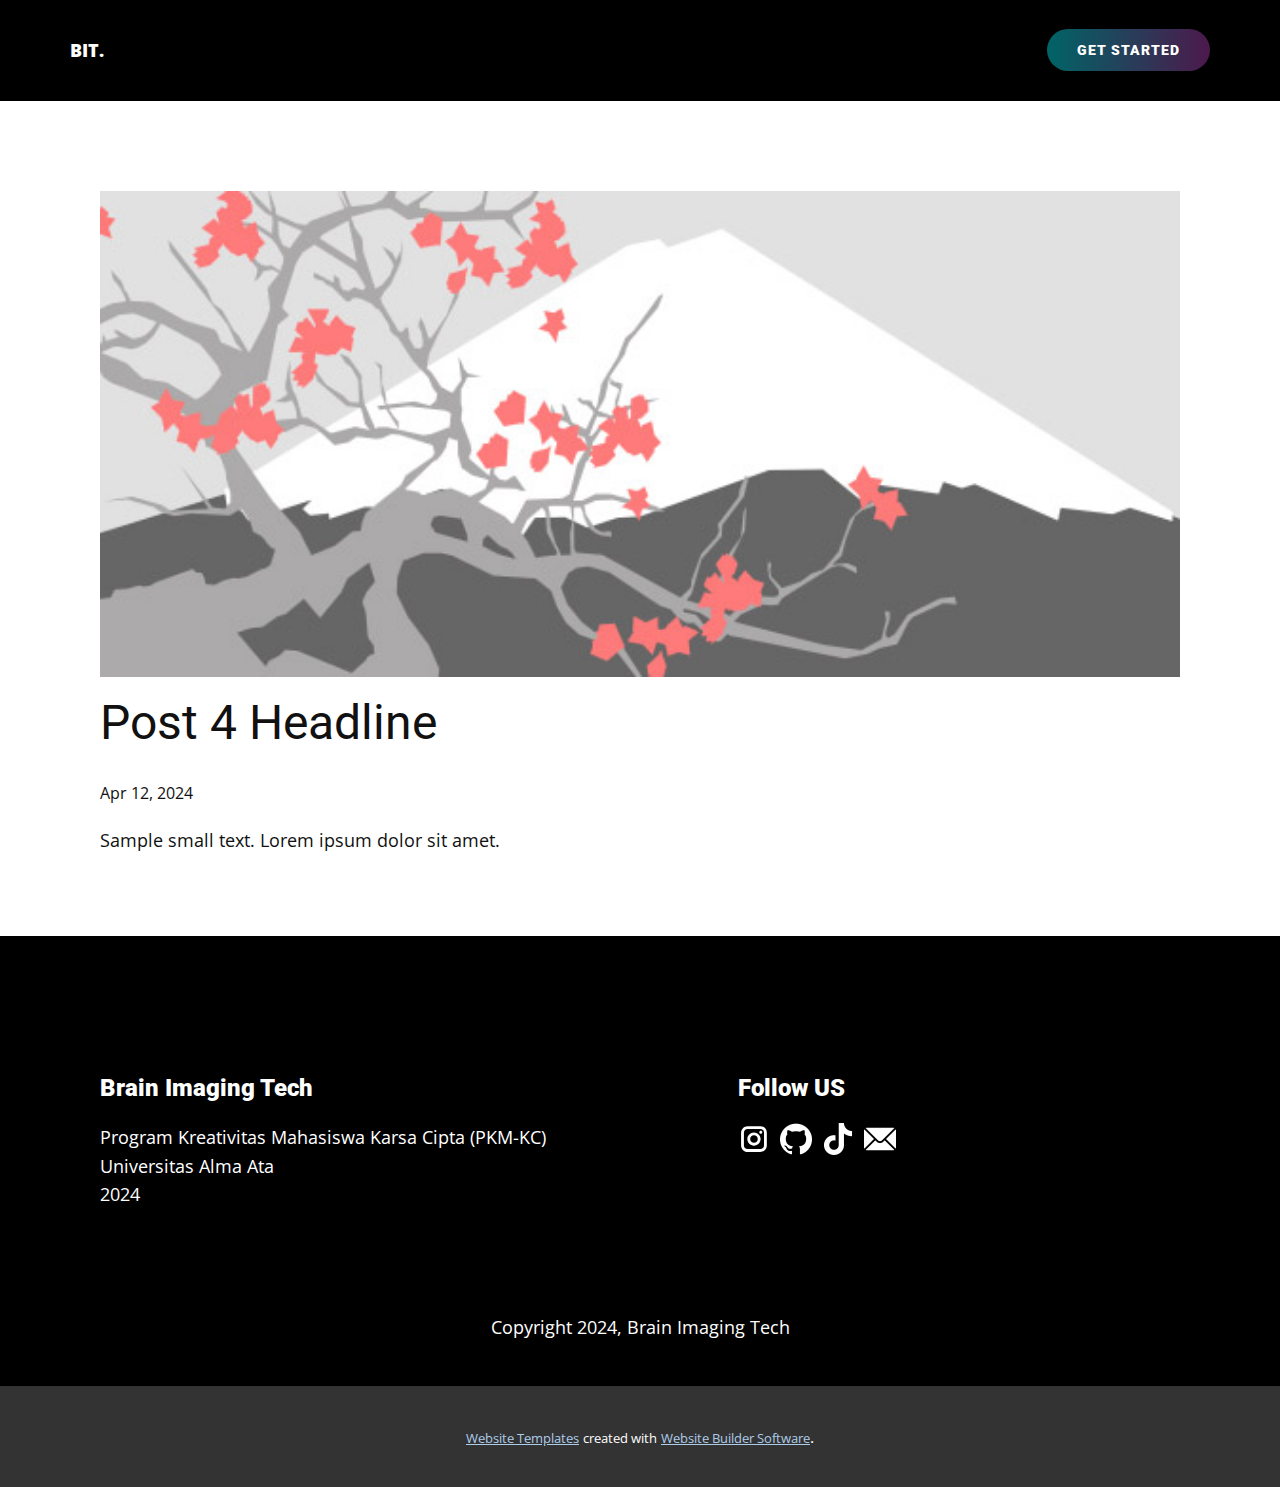
<file: blog/post-3.html>
<!DOCTYPE html>
<html style="font-size: 16px;" lang="en"><head>
    <meta name="viewport" content="width=device-width, initial-scale=1.0">
    <meta charset="utf-8">
    <meta name="keywords" content="Post 1 Headline">
    <meta name="description" content="">
    <title>Post 4 Headline</title>
    <link rel="stylesheet" href="../nicepage.css" media="screen">
<link rel="stylesheet" href="../Post-Template.css" media="screen">
    <script class="u-script" type="text/javascript" src="../jquery.js" defer=""></script>
    <script class="u-script" type="text/javascript" src="../nicepage.js" defer=""></script>
    <meta name="generator" content="Nicepage 5.21.10, nicepage.com">
    <link id="u-theme-google-font" rel="stylesheet" href="https://fonts.googleapis.com/css?family=Roboto:100,100i,300,300i,400,400i,500,500i,700,700i,900,900i|Open+Sans:300,300i,400,400i,500,500i,600,600i,700,700i,800,800i">
    
    
    
    <script type="application/ld+json">{
		"@context": "http://schema.org",
		"@type": "Organization",
		"name": "PKM Landing",
		"sameAs": [
				"https://instagram.com/brainimagingtech",
				"https://github.com/brainimagingtech",
				"https://www.tiktok.com/@brainimagingtech",
				"mailto:brainimagingtech@gmail.com"
		]
}</script>
    <meta name="theme-color" content="#478ac9">
  <meta data-intl-tel-input-cdn-path="intlTelInput/"></head>
  <body data-path-to-root="./" data-include-products="false" class="u-body u-xl-mode" data-lang="en"><header class="u-black u-clearfix u-header u-sticky u-sticky-4420 u-header" id="sec-0a7e"><div class="u-clearfix u-sheet u-sheet-1">
        <p class="u-text u-text-default u-text-white u-text-1">BIT.</p>
        <a href="../Home.html#sec-a4af" class="u-border-none u-btn u-btn-round u-button-style u-custom-font u-gradient u-heading-font u-hover-palette-1-light-1 u-none u-radius-50 u-text-white u-btn-1">Get Started</a>
      </div></header>
    <section class="u-align-center u-clearfix u-section-1" id="sec-3244">
      <div class="u-clearfix u-sheet u-valign-middle-md u-valign-middle-sm u-valign-middle-xs u-sheet-1"><!--post_details--><!--post_details_options_json--><!--{"source":""}--><!--/post_details_options_json--><!--blog_post-->
        <div class="u-container-style u-expanded-width u-post-details u-post-details-1">
          <div class="u-container-layout u-valign-middle u-container-layout-1"><!--blog_post_image-->
            <img alt="" class="u-blog-control u-expanded-width u-image u-image-default u-image-1" src="../images/0fd3416c.jpeg"><!--/blog_post_image--><!--blog_post_header-->
            <h2 class="u-blog-control u-text u-text-1">Post 4 Headline</h2><!--/blog_post_header--><!--blog_post_metadata-->
            <div class="u-blog-control u-metadata u-metadata-1"><!--blog_post_metadata_date-->
              <span class="u-meta-date u-meta-icon">Apr 12, 2024</span><!--/blog_post_metadata_date--><!--blog_post_metadata_category-->
              <!--/blog_post_metadata_category--><!--blog_post_metadata_comments-->
              <!--/blog_post_metadata_comments-->
            </div><!--/blog_post_metadata--><!--blog_post_content-->
            <div class="u-align-justify u-blog-control u-post-content u-text u-text-2 fr-view">
  Sample small text. Lorem ipsum dolor sit amet.
  </div><!--/blog_post_content-->
          </div>
        </div><!--/blog_post--><!--/post_details-->
      </div>
    </section>
    
    
    
    <footer class="u-align-center u-black u-clearfix u-footer u-footer" id="sec-d5e4"><div class="u-clearfix u-sheet u-sheet-1">
        <div class="data-layout-selected u-clearfix u-expanded-width u-layout-wrap u-layout-wrap-1">
          <div class="u-gutter-0 u-layout">
            <div class="u-layout-row">
              <div class="u-container-style u-layout-cell u-size-30 u-layout-cell-1">
                <div class="u-container-layout u-container-layout-1">
                  <h4 class="u-text u-text-default u-text-1">Brain Imaging Tech</h4>
                  <p class="u-text u-text-default u-text-2">Program Kreativitas Mahasiswa Karsa Cipta (PKM-KC)<br>Universitas Alma Ata<br>2024
                  </p>
                </div>
              </div>
              <div class="u-container-style u-layout-cell u-size-30 u-layout-cell-2">
                <div class="u-container-layout u-valign-top u-container-layout-2">
                  <h4 class="u-text u-text-default u-text-3">Follow US</h4>
                  <div class="u-social-icons u-spacing-10 u-social-icons-1">
                    <a class="u-social-url" title="instagram" target="_blank" href="https://instagram.com/brainimagingtech"><span class="u-icon u-social-icon u-social-instagram u-text-white u-icon-1"><svg class="u-svg-link" preserveAspectRatio="xMidYMin slice" viewBox="0 0 112 112" style=""><use xmlns:xlink="http://www.w3.org/1999/xlink" xlink:href="#svg-a0c1"></use></svg><svg class="u-svg-content" viewBox="0 0 112 112" x="0" y="0" id="svg-a0c1"><path fill="currentColor" d="M55.9,32.9c-12.8,0-23.2,10.4-23.2,23.2s10.4,23.2,23.2,23.2s23.2-10.4,23.2-23.2S68.7,32.9,55.9,32.9z
	 M55.9,69.4c-7.4,0-13.3-6-13.3-13.3c-0.1-7.4,6-13.3,13.3-13.3s13.3,6,13.3,13.3C69.3,63.5,63.3,69.4,55.9,69.4z"></path><path fill="#FFFFFF" d="M79.7,26.8c-3,0-5.4,2.5-5.4,5.4s2.5,5.4,5.4,5.4c3,0,5.4-2.5,5.4-5.4S82.7,26.8,79.7,26.8z"></path><path fill="currentColor" d="M78.2,11H33.5C21,11,10.8,21.3,10.8,33.7v44.7c0,12.6,10.2,22.8,22.7,22.8h44.7c12.6,0,22.7-10.2,22.7-22.7
	V33.7C100.8,21.1,90.6,11,78.2,11z M91,78.4c0,7.1-5.8,12.8-12.8,12.8H33.5c-7.1,0-12.8-5.8-12.8-12.8V33.7
	c0-7.1,5.8-12.8,12.8-12.8h44.7c7.1,0,12.8,5.8,12.8,12.8V78.4z"></path></svg></span>
                    </a>
                    <a class="u-social-url" target="_blank" data-type="Github" title="Github" href="https://github.com/brainimagingtech"><span class="u-file-icon u-icon u-social-github u-social-icon u-text-white u-icon-2"><img src="../images/2111432-a423d69f.png" alt=""></span>
                    </a>
                    <a class="u-social-url" target="_blank" data-type="Custom" title="TikTok" href="https://www.tiktok.com/@brainimagingtech"><span class="u-file-icon u-icon u-social-custom u-social-icon u-text-white u-icon-3"><img src="../images/3046120-157fab8c.png" alt=""></span>
                    </a>
                    <a class="u-social-url" target="_blank" data-type="Custom" title="Email" href="../mailto:brainimagingtech@gmail.com"><span class="u-file-icon u-icon u-social-custom u-social-icon u-text-white u-icon-4"><img src="../images/646135-46d59642.png" alt=""></span>
                    </a>
                  </div>
                </div>
              </div>
            </div>
          </div>
        </div>
        <p class="u-align-center u-text u-text-default u-text-4">Copyright 2024, Brain Imaging Tech</p>
      </div></footer>
    <section class="u-backlink u-clearfix u-grey-80">
      <a class="u-link" href="https://nicepage.com/website-templates" target="_blank">
        <span>Website Templates</span>
      </a>
      <p class="u-text">
        <span>created with</span>
      </p>
      <a class="u-link" href="" target="_blank">
        <span>Website Builder Software</span>
      </a>. 
    </section>
  
</body></html>
</file>
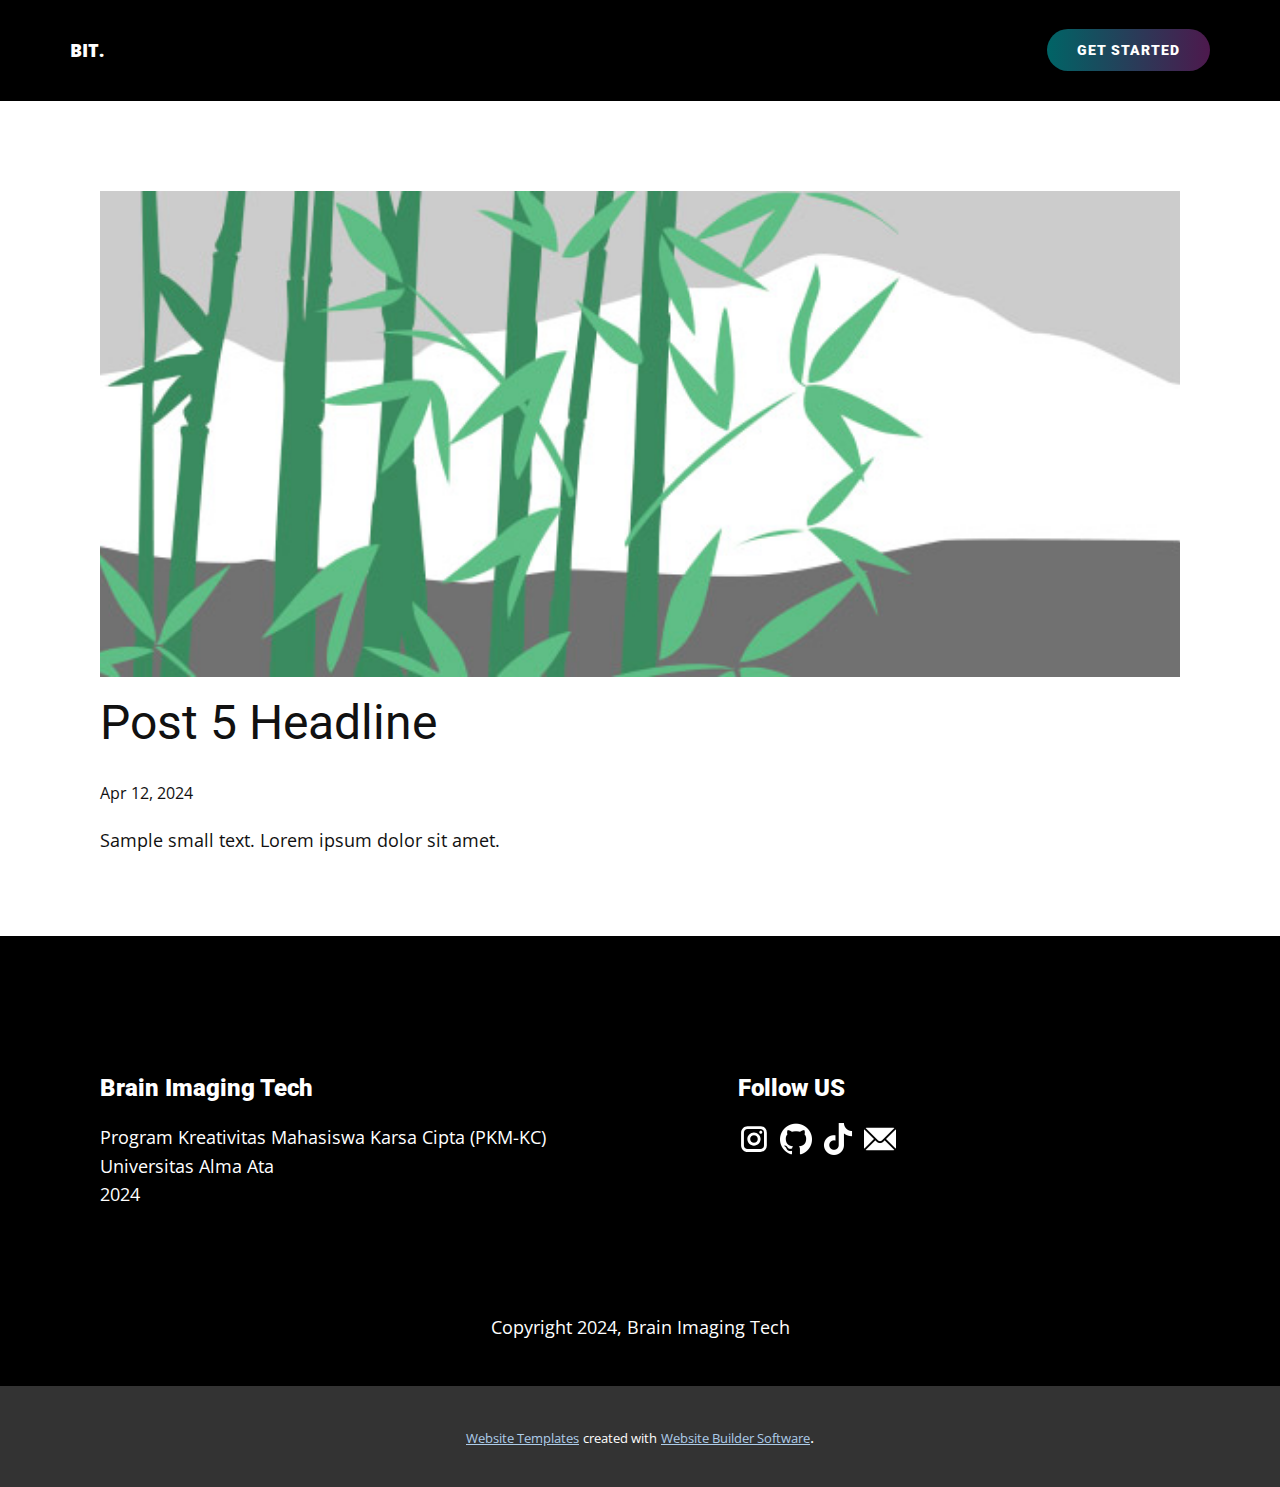
<file: blog/post-4.html>
<!DOCTYPE html>
<html style="font-size: 16px;" lang="en"><head>
    <meta name="viewport" content="width=device-width, initial-scale=1.0">
    <meta charset="utf-8">
    <meta name="keywords" content="Post 1 Headline">
    <meta name="description" content="">
    <title>Post 5 Headline</title>
    <link rel="stylesheet" href="../nicepage.css" media="screen">
<link rel="stylesheet" href="../Post-Template.css" media="screen">
    <script class="u-script" type="text/javascript" src="../jquery.js" defer=""></script>
    <script class="u-script" type="text/javascript" src="../nicepage.js" defer=""></script>
    <meta name="generator" content="Nicepage 5.21.10, nicepage.com">
    <link id="u-theme-google-font" rel="stylesheet" href="https://fonts.googleapis.com/css?family=Roboto:100,100i,300,300i,400,400i,500,500i,700,700i,900,900i|Open+Sans:300,300i,400,400i,500,500i,600,600i,700,700i,800,800i">
    
    
    
    <script type="application/ld+json">{
		"@context": "http://schema.org",
		"@type": "Organization",
		"name": "PKM Landing",
		"sameAs": [
				"https://instagram.com/brainimagingtech",
				"https://github.com/brainimagingtech",
				"https://www.tiktok.com/@brainimagingtech",
				"mailto:brainimagingtech@gmail.com"
		]
}</script>
    <meta name="theme-color" content="#478ac9">
  <meta data-intl-tel-input-cdn-path="intlTelInput/"></head>
  <body data-path-to-root="./" data-include-products="false" class="u-body u-xl-mode" data-lang="en"><header class="u-black u-clearfix u-header u-sticky u-sticky-4420 u-header" id="sec-0a7e"><div class="u-clearfix u-sheet u-sheet-1">
        <p class="u-text u-text-default u-text-white u-text-1">BIT.</p>
        <a href="../Home.html#sec-a4af" class="u-border-none u-btn u-btn-round u-button-style u-custom-font u-gradient u-heading-font u-hover-palette-1-light-1 u-none u-radius-50 u-text-white u-btn-1">Get Started</a>
      </div></header>
    <section class="u-align-center u-clearfix u-section-1" id="sec-3244">
      <div class="u-clearfix u-sheet u-valign-middle-md u-valign-middle-sm u-valign-middle-xs u-sheet-1"><!--post_details--><!--post_details_options_json--><!--{"source":""}--><!--/post_details_options_json--><!--blog_post-->
        <div class="u-container-style u-expanded-width u-post-details u-post-details-1">
          <div class="u-container-layout u-valign-middle u-container-layout-1"><!--blog_post_image-->
            <img alt="" class="u-blog-control u-expanded-width u-image u-image-default u-image-1" src="../images/68f64b9d.jpeg"><!--/blog_post_image--><!--blog_post_header-->
            <h2 class="u-blog-control u-text u-text-1">Post 5 Headline</h2><!--/blog_post_header--><!--blog_post_metadata-->
            <div class="u-blog-control u-metadata u-metadata-1"><!--blog_post_metadata_date-->
              <span class="u-meta-date u-meta-icon">Apr 12, 2024</span><!--/blog_post_metadata_date--><!--blog_post_metadata_category-->
              <!--/blog_post_metadata_category--><!--blog_post_metadata_comments-->
              <!--/blog_post_metadata_comments-->
            </div><!--/blog_post_metadata--><!--blog_post_content-->
            <div class="u-align-justify u-blog-control u-post-content u-text u-text-2 fr-view">
  Sample small text. Lorem ipsum dolor sit amet.
  </div><!--/blog_post_content-->
          </div>
        </div><!--/blog_post--><!--/post_details-->
      </div>
    </section>
    
    
    
    <footer class="u-align-center u-black u-clearfix u-footer u-footer" id="sec-d5e4"><div class="u-clearfix u-sheet u-sheet-1">
        <div class="data-layout-selected u-clearfix u-expanded-width u-layout-wrap u-layout-wrap-1">
          <div class="u-gutter-0 u-layout">
            <div class="u-layout-row">
              <div class="u-container-style u-layout-cell u-size-30 u-layout-cell-1">
                <div class="u-container-layout u-container-layout-1">
                  <h4 class="u-text u-text-default u-text-1">Brain Imaging Tech</h4>
                  <p class="u-text u-text-default u-text-2">Program Kreativitas Mahasiswa Karsa Cipta (PKM-KC)<br>Universitas Alma Ata<br>2024
                  </p>
                </div>
              </div>
              <div class="u-container-style u-layout-cell u-size-30 u-layout-cell-2">
                <div class="u-container-layout u-valign-top u-container-layout-2">
                  <h4 class="u-text u-text-default u-text-3">Follow US</h4>
                  <div class="u-social-icons u-spacing-10 u-social-icons-1">
                    <a class="u-social-url" title="instagram" target="_blank" href="https://instagram.com/brainimagingtech"><span class="u-icon u-social-icon u-social-instagram u-text-white u-icon-1"><svg class="u-svg-link" preserveAspectRatio="xMidYMin slice" viewBox="0 0 112 112" style=""><use xmlns:xlink="http://www.w3.org/1999/xlink" xlink:href="#svg-a0c1"></use></svg><svg class="u-svg-content" viewBox="0 0 112 112" x="0" y="0" id="svg-a0c1"><path fill="currentColor" d="M55.9,32.9c-12.8,0-23.2,10.4-23.2,23.2s10.4,23.2,23.2,23.2s23.2-10.4,23.2-23.2S68.7,32.9,55.9,32.9z
	 M55.9,69.4c-7.4,0-13.3-6-13.3-13.3c-0.1-7.4,6-13.3,13.3-13.3s13.3,6,13.3,13.3C69.3,63.5,63.3,69.4,55.9,69.4z"></path><path fill="#FFFFFF" d="M79.7,26.8c-3,0-5.4,2.5-5.4,5.4s2.5,5.4,5.4,5.4c3,0,5.4-2.5,5.4-5.4S82.7,26.8,79.7,26.8z"></path><path fill="currentColor" d="M78.2,11H33.5C21,11,10.8,21.3,10.8,33.7v44.7c0,12.6,10.2,22.8,22.7,22.8h44.7c12.6,0,22.7-10.2,22.7-22.7
	V33.7C100.8,21.1,90.6,11,78.2,11z M91,78.4c0,7.1-5.8,12.8-12.8,12.8H33.5c-7.1,0-12.8-5.8-12.8-12.8V33.7
	c0-7.1,5.8-12.8,12.8-12.8h44.7c7.1,0,12.8,5.8,12.8,12.8V78.4z"></path></svg></span>
                    </a>
                    <a class="u-social-url" target="_blank" data-type="Github" title="Github" href="https://github.com/brainimagingtech"><span class="u-file-icon u-icon u-social-github u-social-icon u-text-white u-icon-2"><img src="../images/2111432-a423d69f.png" alt=""></span>
                    </a>
                    <a class="u-social-url" target="_blank" data-type="Custom" title="TikTok" href="https://www.tiktok.com/@brainimagingtech"><span class="u-file-icon u-icon u-social-custom u-social-icon u-text-white u-icon-3"><img src="../images/3046120-157fab8c.png" alt=""></span>
                    </a>
                    <a class="u-social-url" target="_blank" data-type="Custom" title="Email" href="../mailto:brainimagingtech@gmail.com"><span class="u-file-icon u-icon u-social-custom u-social-icon u-text-white u-icon-4"><img src="../images/646135-46d59642.png" alt=""></span>
                    </a>
                  </div>
                </div>
              </div>
            </div>
          </div>
        </div>
        <p class="u-align-center u-text u-text-default u-text-4">Copyright 2024, Brain Imaging Tech</p>
      </div></footer>
    <section class="u-backlink u-clearfix u-grey-80">
      <a class="u-link" href="https://nicepage.com/website-templates" target="_blank">
        <span>Website Templates</span>
      </a>
      <p class="u-text">
        <span>created with</span>
      </p>
      <a class="u-link" href="" target="_blank">
        <span>Website Builder Software</span>
      </a>. 
    </section>
  
</body></html>
</file>
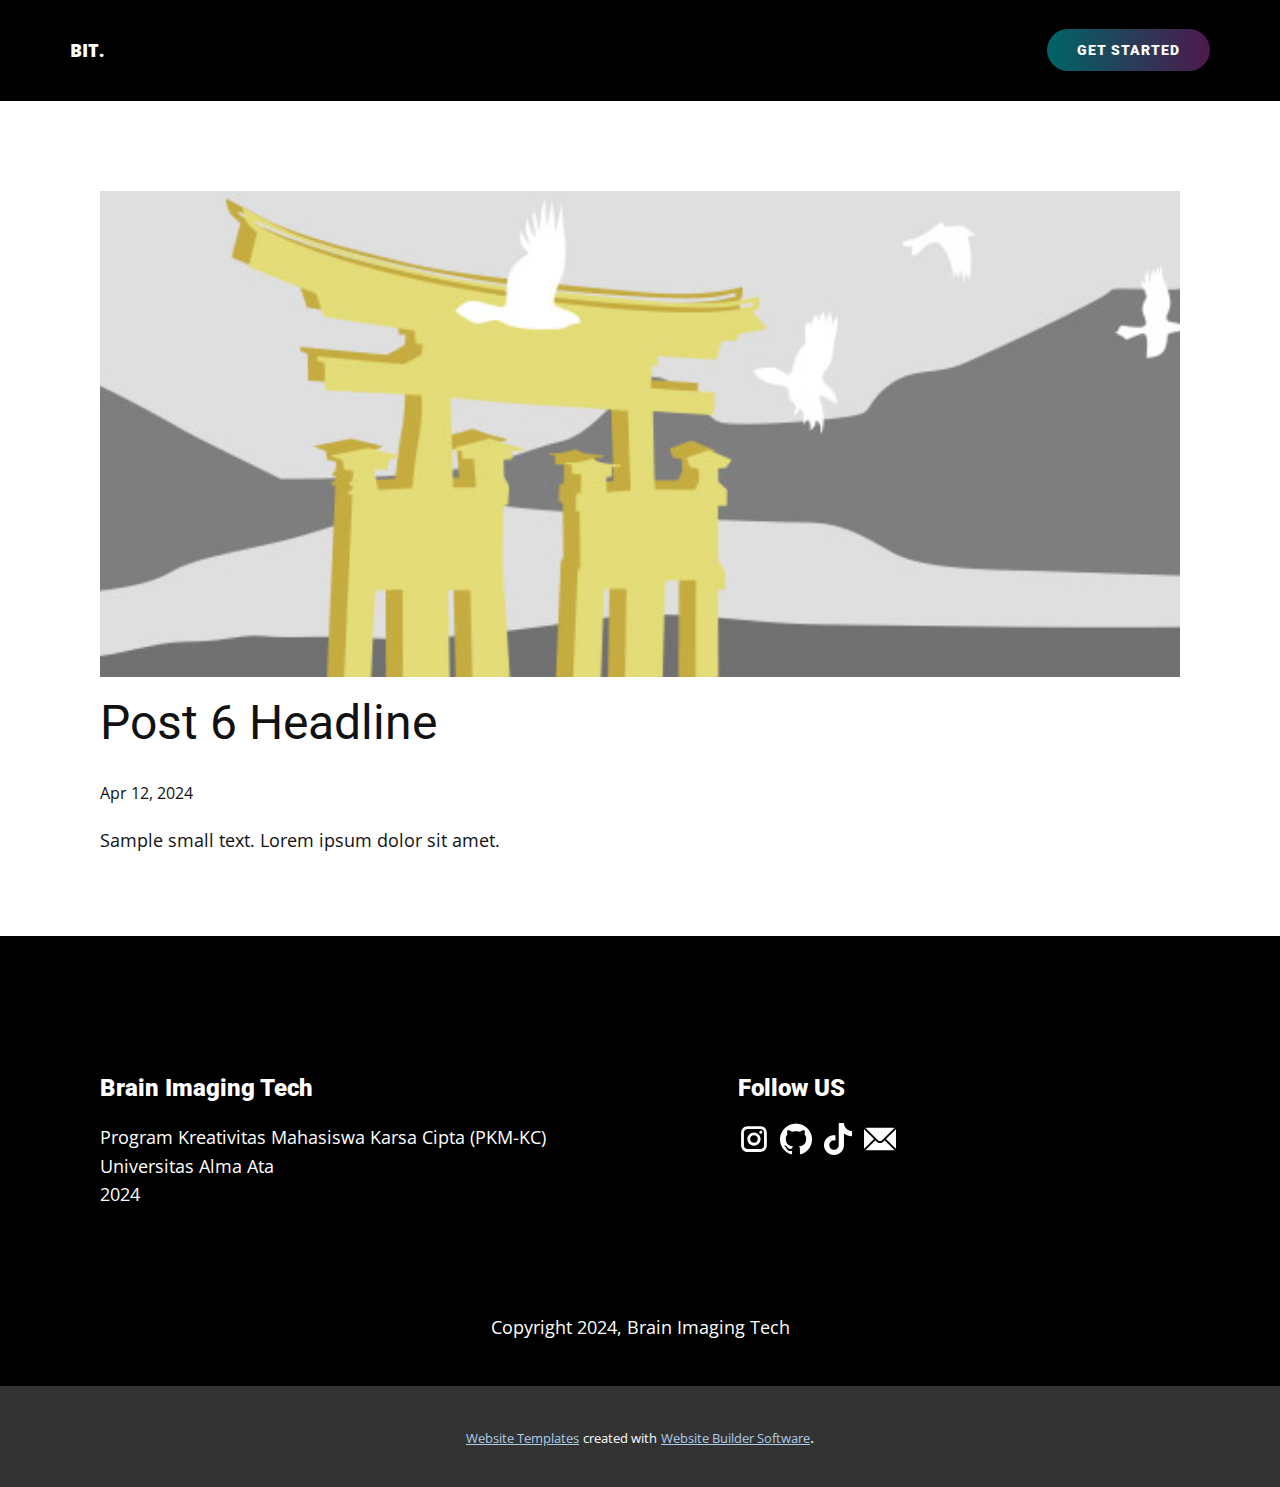
<file: blog/post-5.html>
<!DOCTYPE html>
<html style="font-size: 16px;" lang="en"><head>
    <meta name="viewport" content="width=device-width, initial-scale=1.0">
    <meta charset="utf-8">
    <meta name="keywords" content="Post 1 Headline">
    <meta name="description" content="">
    <title>Post 6 Headline</title>
    <link rel="stylesheet" href="../nicepage.css" media="screen">
<link rel="stylesheet" href="../Post-Template.css" media="screen">
    <script class="u-script" type="text/javascript" src="../jquery.js" defer=""></script>
    <script class="u-script" type="text/javascript" src="../nicepage.js" defer=""></script>
    <meta name="generator" content="Nicepage 5.21.10, nicepage.com">
    <link id="u-theme-google-font" rel="stylesheet" href="https://fonts.googleapis.com/css?family=Roboto:100,100i,300,300i,400,400i,500,500i,700,700i,900,900i|Open+Sans:300,300i,400,400i,500,500i,600,600i,700,700i,800,800i">
    
    
    
    <script type="application/ld+json">{
		"@context": "http://schema.org",
		"@type": "Organization",
		"name": "PKM Landing",
		"sameAs": [
				"https://instagram.com/brainimagingtech",
				"https://github.com/brainimagingtech",
				"https://www.tiktok.com/@brainimagingtech",
				"mailto:brainimagingtech@gmail.com"
		]
}</script>
    <meta name="theme-color" content="#478ac9">
  <meta data-intl-tel-input-cdn-path="intlTelInput/"></head>
  <body data-path-to-root="./" data-include-products="false" class="u-body u-xl-mode" data-lang="en"><header class="u-black u-clearfix u-header u-sticky u-sticky-4420 u-header" id="sec-0a7e"><div class="u-clearfix u-sheet u-sheet-1">
        <p class="u-text u-text-default u-text-white u-text-1">BIT.</p>
        <a href="../Home.html#sec-a4af" class="u-border-none u-btn u-btn-round u-button-style u-custom-font u-gradient u-heading-font u-hover-palette-1-light-1 u-none u-radius-50 u-text-white u-btn-1">Get Started</a>
      </div></header>
    <section class="u-align-center u-clearfix u-section-1" id="sec-3244">
      <div class="u-clearfix u-sheet u-valign-middle-md u-valign-middle-sm u-valign-middle-xs u-sheet-1"><!--post_details--><!--post_details_options_json--><!--{"source":""}--><!--/post_details_options_json--><!--blog_post-->
        <div class="u-container-style u-expanded-width u-post-details u-post-details-1">
          <div class="u-container-layout u-valign-middle u-container-layout-1"><!--blog_post_image-->
            <img alt="" class="u-blog-control u-expanded-width u-image u-image-default u-image-1" src="../images/8ad73f3c.jpeg"><!--/blog_post_image--><!--blog_post_header-->
            <h2 class="u-blog-control u-text u-text-1">Post 6 Headline</h2><!--/blog_post_header--><!--blog_post_metadata-->
            <div class="u-blog-control u-metadata u-metadata-1"><!--blog_post_metadata_date-->
              <span class="u-meta-date u-meta-icon">Apr 12, 2024</span><!--/blog_post_metadata_date--><!--blog_post_metadata_category-->
              <!--/blog_post_metadata_category--><!--blog_post_metadata_comments-->
              <!--/blog_post_metadata_comments-->
            </div><!--/blog_post_metadata--><!--blog_post_content-->
            <div class="u-align-justify u-blog-control u-post-content u-text u-text-2 fr-view">
  Sample small text. Lorem ipsum dolor sit amet.
  </div><!--/blog_post_content-->
          </div>
        </div><!--/blog_post--><!--/post_details-->
      </div>
    </section>
    
    
    
    <footer class="u-align-center u-black u-clearfix u-footer u-footer" id="sec-d5e4"><div class="u-clearfix u-sheet u-sheet-1">
        <div class="data-layout-selected u-clearfix u-expanded-width u-layout-wrap u-layout-wrap-1">
          <div class="u-gutter-0 u-layout">
            <div class="u-layout-row">
              <div class="u-container-style u-layout-cell u-size-30 u-layout-cell-1">
                <div class="u-container-layout u-container-layout-1">
                  <h4 class="u-text u-text-default u-text-1">Brain Imaging Tech</h4>
                  <p class="u-text u-text-default u-text-2">Program Kreativitas Mahasiswa Karsa Cipta (PKM-KC)<br>Universitas Alma Ata<br>2024
                  </p>
                </div>
              </div>
              <div class="u-container-style u-layout-cell u-size-30 u-layout-cell-2">
                <div class="u-container-layout u-valign-top u-container-layout-2">
                  <h4 class="u-text u-text-default u-text-3">Follow US</h4>
                  <div class="u-social-icons u-spacing-10 u-social-icons-1">
                    <a class="u-social-url" title="instagram" target="_blank" href="https://instagram.com/brainimagingtech"><span class="u-icon u-social-icon u-social-instagram u-text-white u-icon-1"><svg class="u-svg-link" preserveAspectRatio="xMidYMin slice" viewBox="0 0 112 112" style=""><use xmlns:xlink="http://www.w3.org/1999/xlink" xlink:href="#svg-a0c1"></use></svg><svg class="u-svg-content" viewBox="0 0 112 112" x="0" y="0" id="svg-a0c1"><path fill="currentColor" d="M55.9,32.9c-12.8,0-23.2,10.4-23.2,23.2s10.4,23.2,23.2,23.2s23.2-10.4,23.2-23.2S68.7,32.9,55.9,32.9z
	 M55.9,69.4c-7.4,0-13.3-6-13.3-13.3c-0.1-7.4,6-13.3,13.3-13.3s13.3,6,13.3,13.3C69.3,63.5,63.3,69.4,55.9,69.4z"></path><path fill="#FFFFFF" d="M79.7,26.8c-3,0-5.4,2.5-5.4,5.4s2.5,5.4,5.4,5.4c3,0,5.4-2.5,5.4-5.4S82.7,26.8,79.7,26.8z"></path><path fill="currentColor" d="M78.2,11H33.5C21,11,10.8,21.3,10.8,33.7v44.7c0,12.6,10.2,22.8,22.7,22.8h44.7c12.6,0,22.7-10.2,22.7-22.7
	V33.7C100.8,21.1,90.6,11,78.2,11z M91,78.4c0,7.1-5.8,12.8-12.8,12.8H33.5c-7.1,0-12.8-5.8-12.8-12.8V33.7
	c0-7.1,5.8-12.8,12.8-12.8h44.7c7.1,0,12.8,5.8,12.8,12.8V78.4z"></path></svg></span>
                    </a>
                    <a class="u-social-url" target="_blank" data-type="Github" title="Github" href="https://github.com/brainimagingtech"><span class="u-file-icon u-icon u-social-github u-social-icon u-text-white u-icon-2"><img src="../images/2111432-a423d69f.png" alt=""></span>
                    </a>
                    <a class="u-social-url" target="_blank" data-type="Custom" title="TikTok" href="https://www.tiktok.com/@brainimagingtech"><span class="u-file-icon u-icon u-social-custom u-social-icon u-text-white u-icon-3"><img src="../images/3046120-157fab8c.png" alt=""></span>
                    </a>
                    <a class="u-social-url" target="_blank" data-type="Custom" title="Email" href="../mailto:brainimagingtech@gmail.com"><span class="u-file-icon u-icon u-social-custom u-social-icon u-text-white u-icon-4"><img src="../images/646135-46d59642.png" alt=""></span>
                    </a>
                  </div>
                </div>
              </div>
            </div>
          </div>
        </div>
        <p class="u-align-center u-text u-text-default u-text-4">Copyright 2024, Brain Imaging Tech</p>
      </div></footer>
    <section class="u-backlink u-clearfix u-grey-80">
      <a class="u-link" href="https://nicepage.com/website-templates" target="_blank">
        <span>Website Templates</span>
      </a>
      <p class="u-text">
        <span>created with</span>
      </p>
      <a class="u-link" href="" target="_blank">
        <span>Website Builder Software</span>
      </a>. 
    </section>
  
</body></html>
</file>
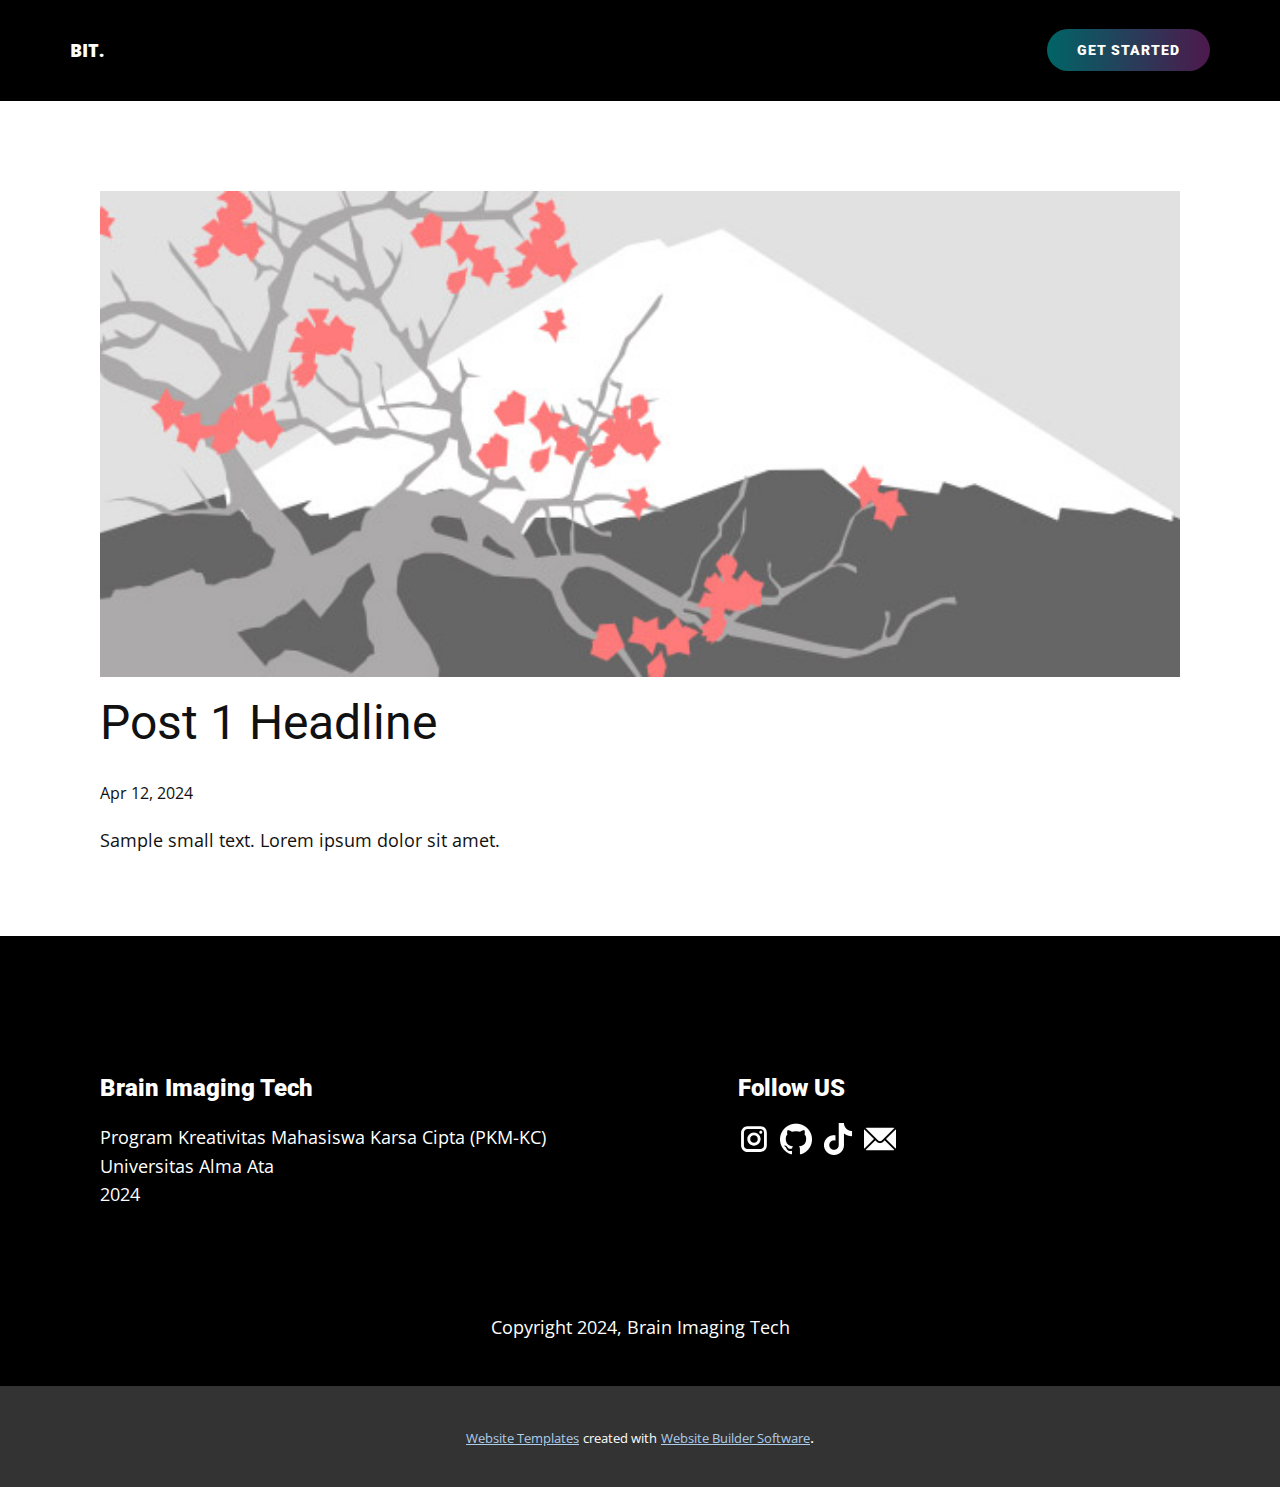
<file: blog/post.html>
<!DOCTYPE html>
<html style="font-size: 16px;" lang="en"><head>
    <meta name="viewport" content="width=device-width, initial-scale=1.0">
    <meta charset="utf-8">
    <meta name="keywords" content="Post 1 Headline">
    <meta name="description" content="">
    <title>Post 1 Headline</title>
    <link rel="stylesheet" href="../nicepage.css" media="screen">
<link rel="stylesheet" href="../Post-Template.css" media="screen">
    <script class="u-script" type="text/javascript" src="../jquery.js" defer=""></script>
    <script class="u-script" type="text/javascript" src="../nicepage.js" defer=""></script>
    <meta name="generator" content="Nicepage 5.21.10, nicepage.com">
    <link id="u-theme-google-font" rel="stylesheet" href="https://fonts.googleapis.com/css?family=Roboto:100,100i,300,300i,400,400i,500,500i,700,700i,900,900i|Open+Sans:300,300i,400,400i,500,500i,600,600i,700,700i,800,800i">
    
    
    
    <script type="application/ld+json">{
		"@context": "http://schema.org",
		"@type": "Organization",
		"name": "PKM Landing",
		"sameAs": [
				"https://instagram.com/brainimagingtech",
				"https://github.com/brainimagingtech",
				"https://www.tiktok.com/@brainimagingtech",
				"mailto:brainimagingtech@gmail.com"
		]
}</script>
    <meta name="theme-color" content="#478ac9">
  <meta data-intl-tel-input-cdn-path="intlTelInput/"></head>
  <body data-path-to-root="./" data-include-products="false" class="u-body u-xl-mode" data-lang="en"><header class="u-black u-clearfix u-header u-sticky u-sticky-4420 u-header" id="sec-0a7e"><div class="u-clearfix u-sheet u-sheet-1">
        <p class="u-text u-text-default u-text-white u-text-1">BIT.</p>
        <a href="../Home.html#sec-a4af" class="u-border-none u-btn u-btn-round u-button-style u-custom-font u-gradient u-heading-font u-hover-palette-1-light-1 u-none u-radius-50 u-text-white u-btn-1">Get Started</a>
      </div></header>
    <section class="u-align-center u-clearfix u-section-1" id="sec-3244">
      <div class="u-clearfix u-sheet u-valign-middle-md u-valign-middle-sm u-valign-middle-xs u-sheet-1"><!--post_details--><!--post_details_options_json--><!--{"source":""}--><!--/post_details_options_json--><!--blog_post-->
        <div class="u-container-style u-expanded-width u-post-details u-post-details-1">
          <div class="u-container-layout u-valign-middle u-container-layout-1"><!--blog_post_image-->
            <img alt="" class="u-blog-control u-expanded-width u-image u-image-default u-image-1" src="../images/0fd3416c.jpeg"><!--/blog_post_image--><!--blog_post_header-->
            <h2 class="u-blog-control u-text u-text-1">Post 1 Headline</h2><!--/blog_post_header--><!--blog_post_metadata-->
            <div class="u-blog-control u-metadata u-metadata-1"><!--blog_post_metadata_date-->
              <span class="u-meta-date u-meta-icon">Apr 12, 2024</span><!--/blog_post_metadata_date--><!--blog_post_metadata_category-->
              <!--/blog_post_metadata_category--><!--blog_post_metadata_comments-->
              <!--/blog_post_metadata_comments-->
            </div><!--/blog_post_metadata--><!--blog_post_content-->
            <div class="u-align-justify u-blog-control u-post-content u-text u-text-2 fr-view">
  Sample small text. Lorem ipsum dolor sit amet.
  </div><!--/blog_post_content-->
          </div>
        </div><!--/blog_post--><!--/post_details-->
      </div>
    </section>
    
    
    
    <footer class="u-align-center u-black u-clearfix u-footer u-footer" id="sec-d5e4"><div class="u-clearfix u-sheet u-sheet-1">
        <div class="data-layout-selected u-clearfix u-expanded-width u-layout-wrap u-layout-wrap-1">
          <div class="u-gutter-0 u-layout">
            <div class="u-layout-row">
              <div class="u-container-style u-layout-cell u-size-30 u-layout-cell-1">
                <div class="u-container-layout u-container-layout-1">
                  <h4 class="u-text u-text-default u-text-1">Brain Imaging Tech</h4>
                  <p class="u-text u-text-default u-text-2">Program Kreativitas Mahasiswa Karsa Cipta (PKM-KC)<br>Universitas Alma Ata<br>2024
                  </p>
                </div>
              </div>
              <div class="u-container-style u-layout-cell u-size-30 u-layout-cell-2">
                <div class="u-container-layout u-valign-top u-container-layout-2">
                  <h4 class="u-text u-text-default u-text-3">Follow US</h4>
                  <div class="u-social-icons u-spacing-10 u-social-icons-1">
                    <a class="u-social-url" title="instagram" target="_blank" href="https://instagram.com/brainimagingtech"><span class="u-icon u-social-icon u-social-instagram u-text-white u-icon-1"><svg class="u-svg-link" preserveAspectRatio="xMidYMin slice" viewBox="0 0 112 112" style=""><use xmlns:xlink="http://www.w3.org/1999/xlink" xlink:href="#svg-a0c1"></use></svg><svg class="u-svg-content" viewBox="0 0 112 112" x="0" y="0" id="svg-a0c1"><path fill="currentColor" d="M55.9,32.9c-12.8,0-23.2,10.4-23.2,23.2s10.4,23.2,23.2,23.2s23.2-10.4,23.2-23.2S68.7,32.9,55.9,32.9z
	 M55.9,69.4c-7.4,0-13.3-6-13.3-13.3c-0.1-7.4,6-13.3,13.3-13.3s13.3,6,13.3,13.3C69.3,63.5,63.3,69.4,55.9,69.4z"></path><path fill="#FFFFFF" d="M79.7,26.8c-3,0-5.4,2.5-5.4,5.4s2.5,5.4,5.4,5.4c3,0,5.4-2.5,5.4-5.4S82.7,26.8,79.7,26.8z"></path><path fill="currentColor" d="M78.2,11H33.5C21,11,10.8,21.3,10.8,33.7v44.7c0,12.6,10.2,22.8,22.7,22.8h44.7c12.6,0,22.7-10.2,22.7-22.7
	V33.7C100.8,21.1,90.6,11,78.2,11z M91,78.4c0,7.1-5.8,12.8-12.8,12.8H33.5c-7.1,0-12.8-5.8-12.8-12.8V33.7
	c0-7.1,5.8-12.8,12.8-12.8h44.7c7.1,0,12.8,5.8,12.8,12.8V78.4z"></path></svg></span>
                    </a>
                    <a class="u-social-url" target="_blank" data-type="Github" title="Github" href="https://github.com/brainimagingtech"><span class="u-file-icon u-icon u-social-github u-social-icon u-text-white u-icon-2"><img src="../images/2111432-a423d69f.png" alt=""></span>
                    </a>
                    <a class="u-social-url" target="_blank" data-type="Custom" title="TikTok" href="https://www.tiktok.com/@brainimagingtech"><span class="u-file-icon u-icon u-social-custom u-social-icon u-text-white u-icon-3"><img src="../images/3046120-157fab8c.png" alt=""></span>
                    </a>
                    <a class="u-social-url" target="_blank" data-type="Custom" title="Email" href="../mailto:brainimagingtech@gmail.com"><span class="u-file-icon u-icon u-social-custom u-social-icon u-text-white u-icon-4"><img src="../images/646135-46d59642.png" alt=""></span>
                    </a>
                  </div>
                </div>
              </div>
            </div>
          </div>
        </div>
        <p class="u-align-center u-text u-text-default u-text-4">Copyright 2024, Brain Imaging Tech</p>
      </div></footer>
    <section class="u-backlink u-clearfix u-grey-80">
      <a class="u-link" href="https://nicepage.com/website-templates" target="_blank">
        <span>Website Templates</span>
      </a>
      <p class="u-text">
        <span>created with</span>
      </p>
      <a class="u-link" href="" target="_blank">
        <span>Website Builder Software</span>
      </a>. 
    </section>
  
</body></html>
</file>
